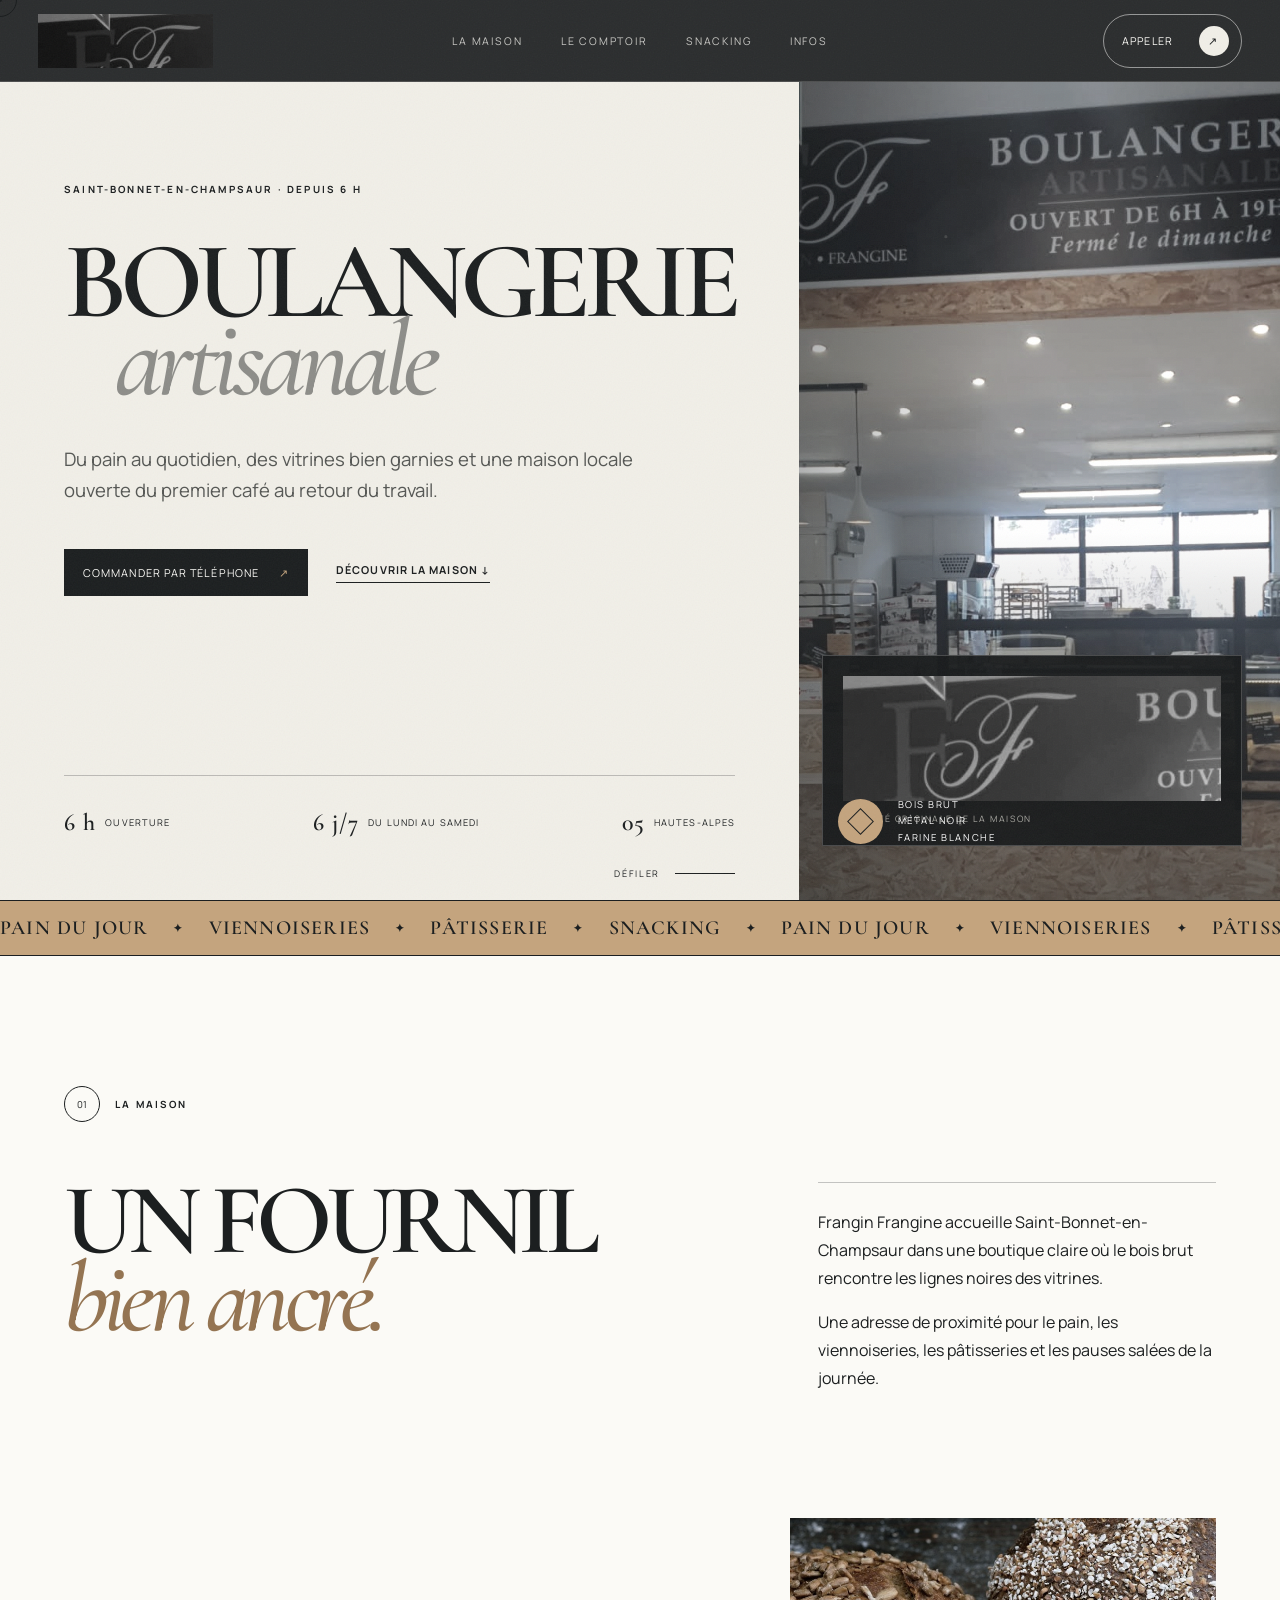
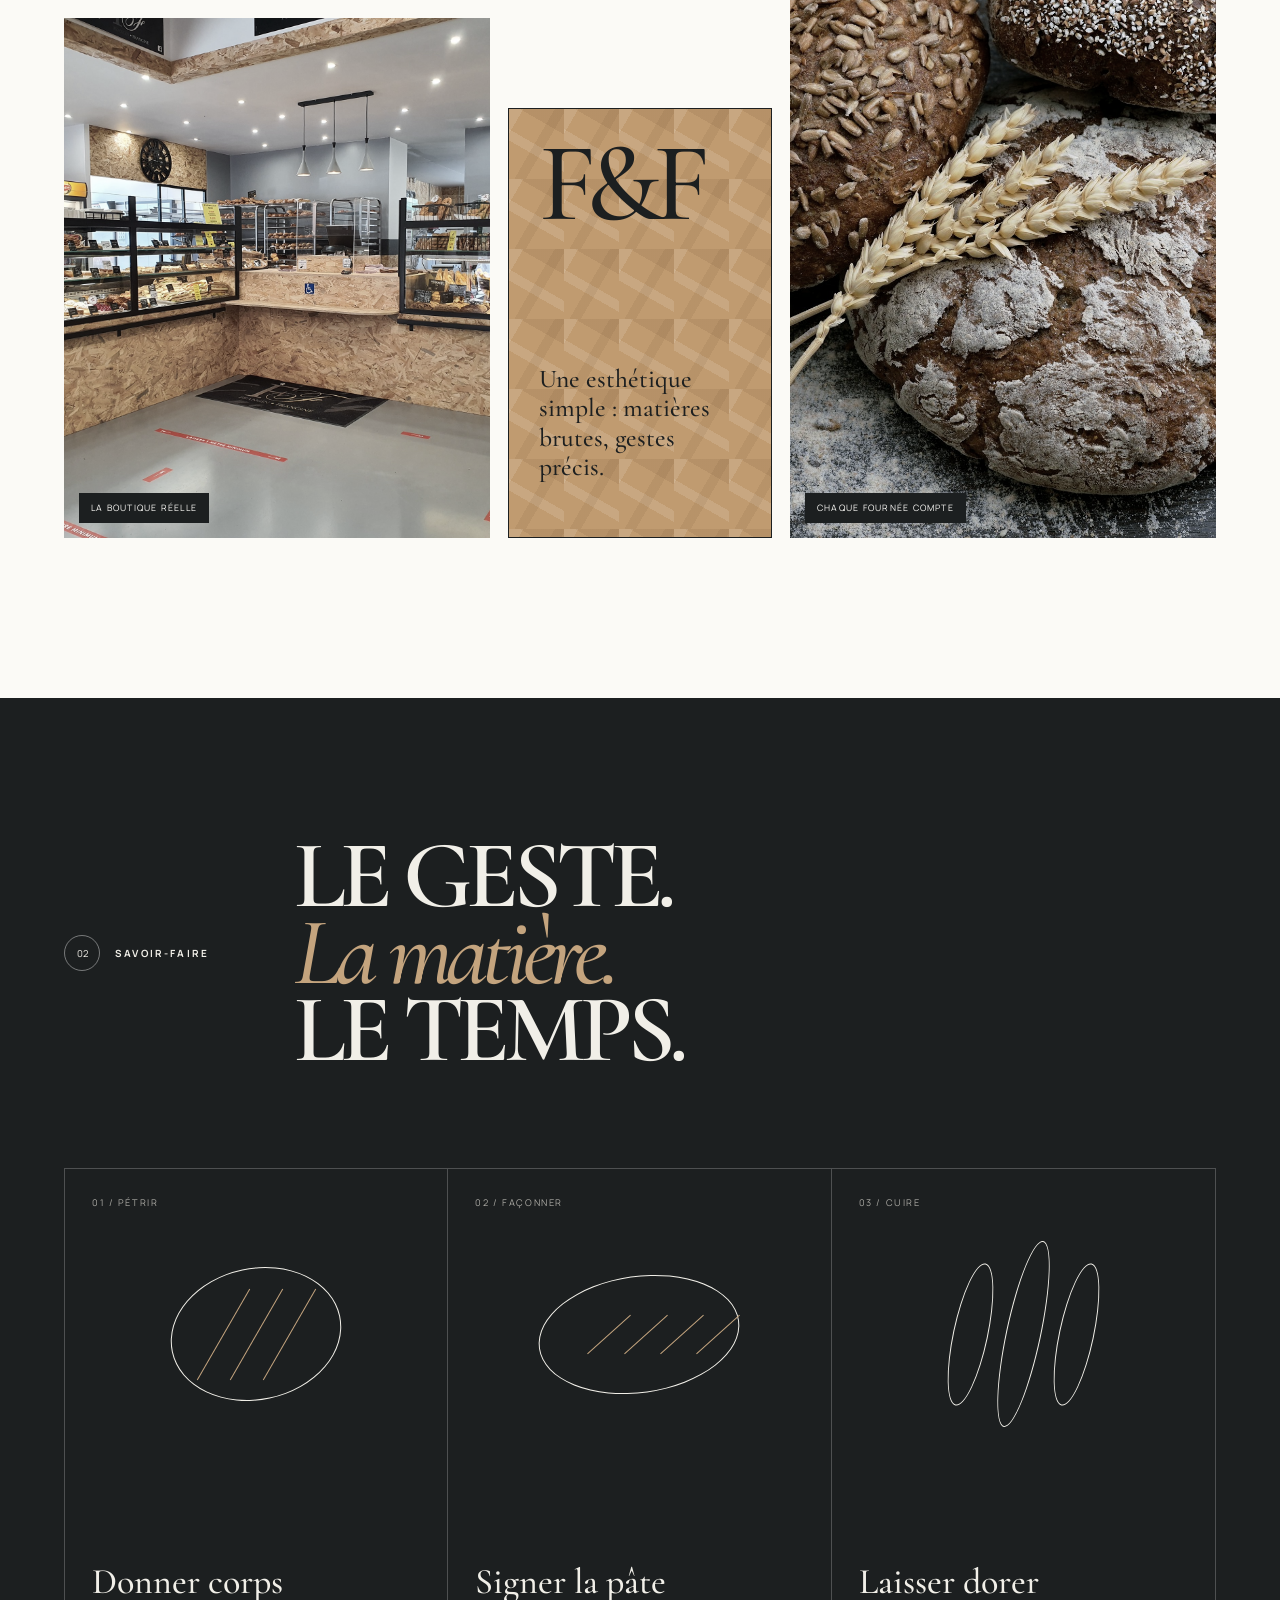
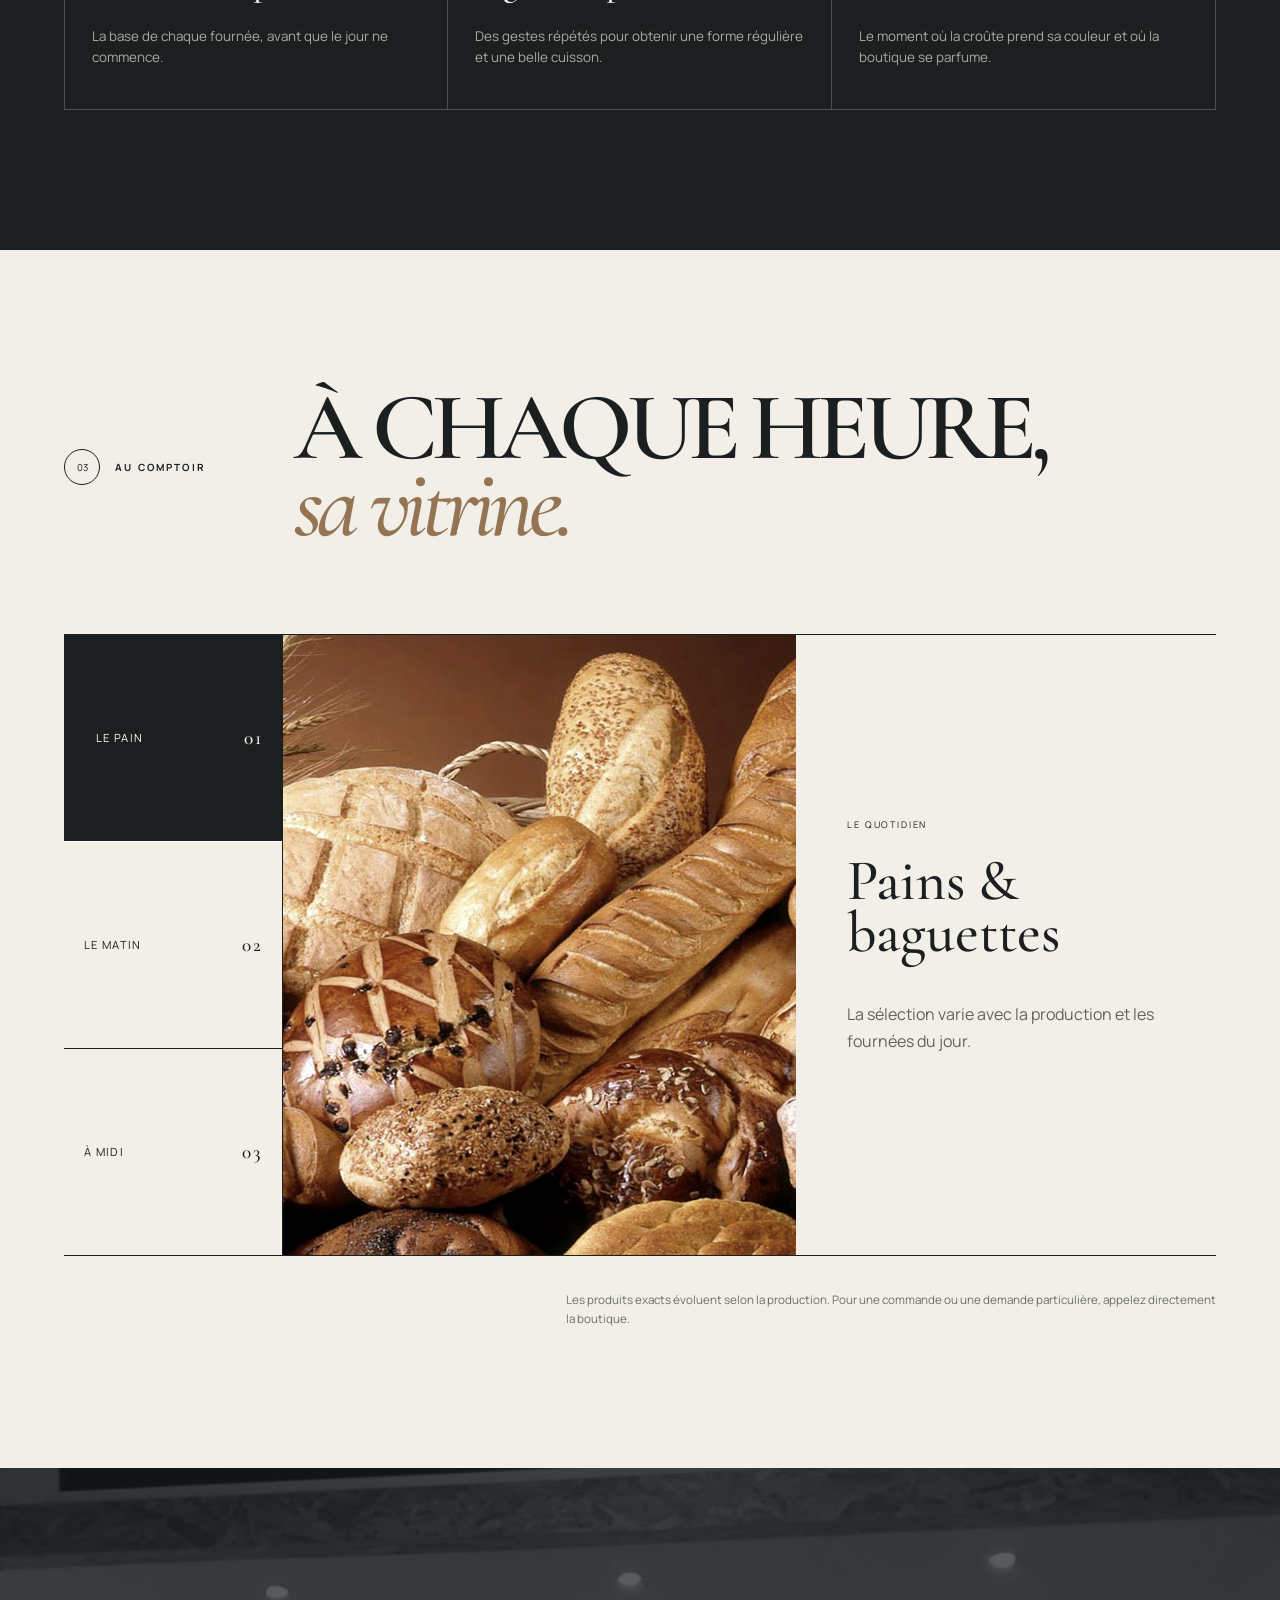
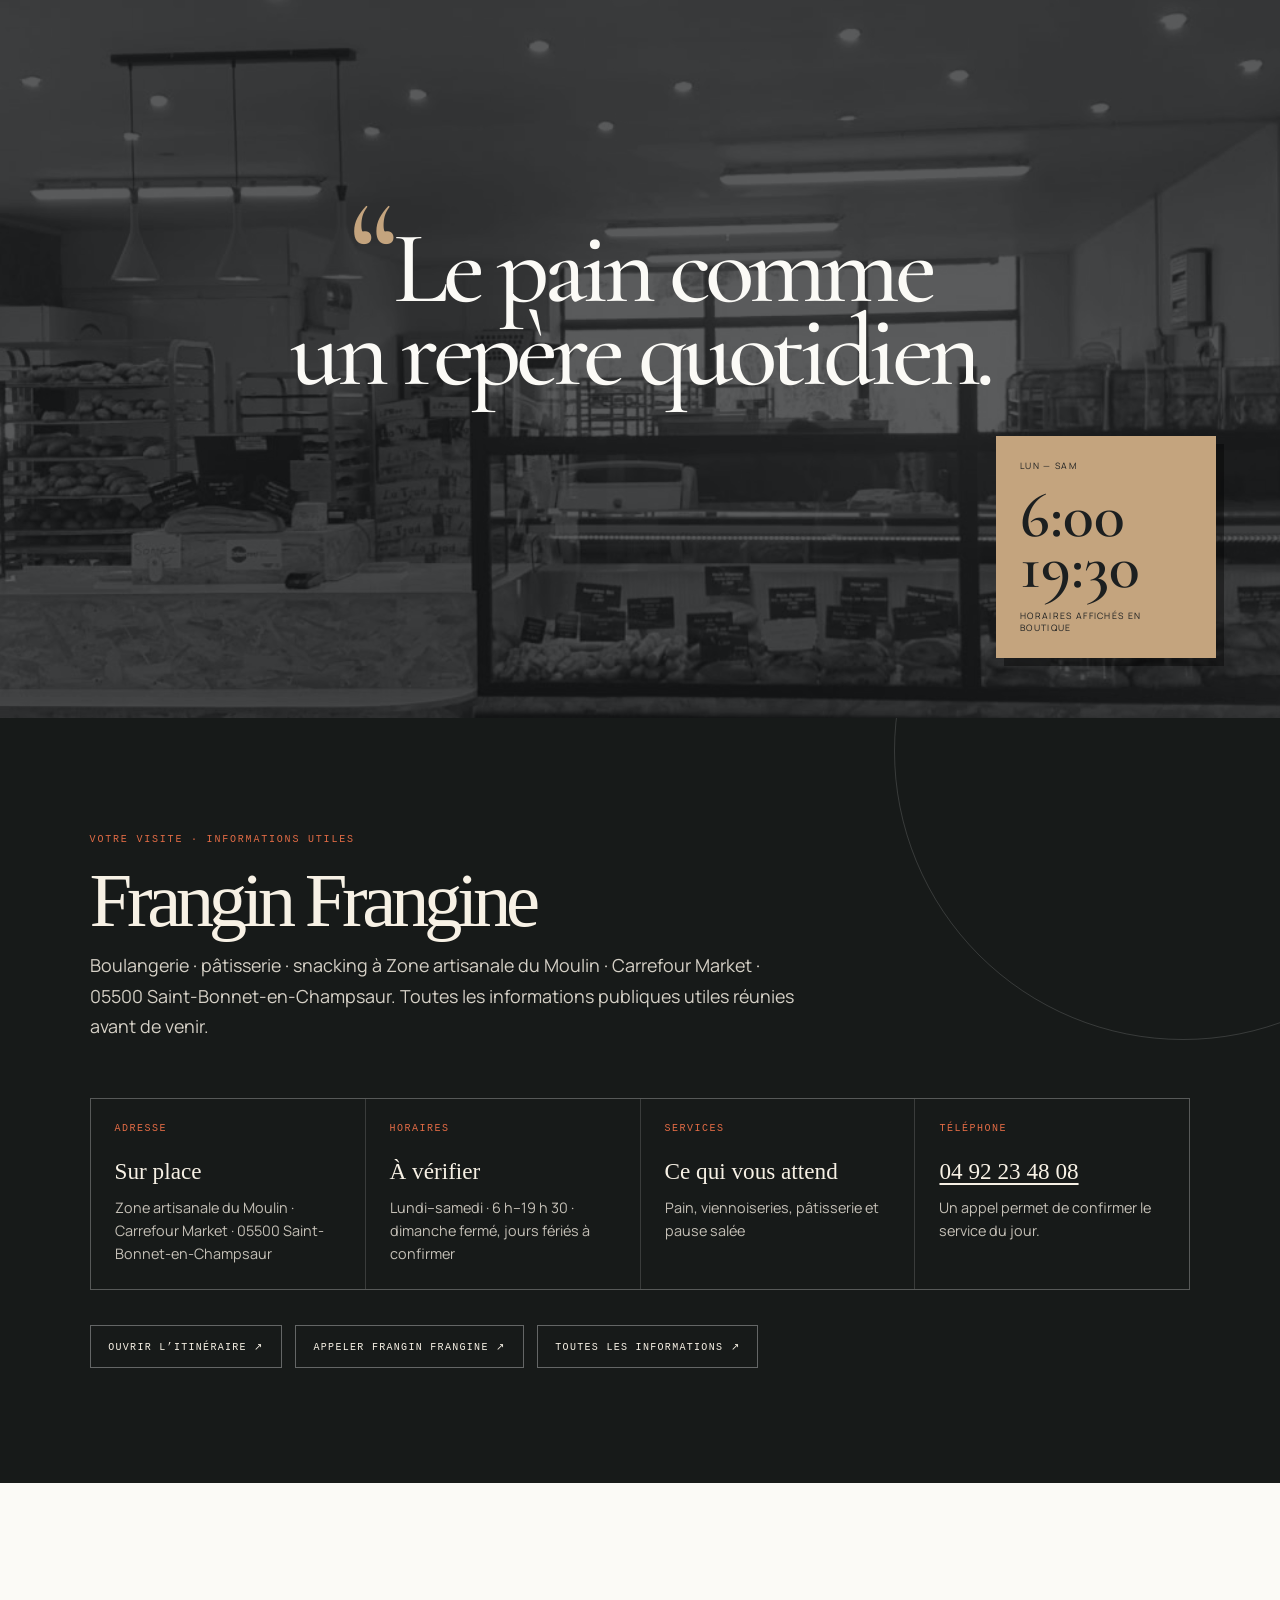
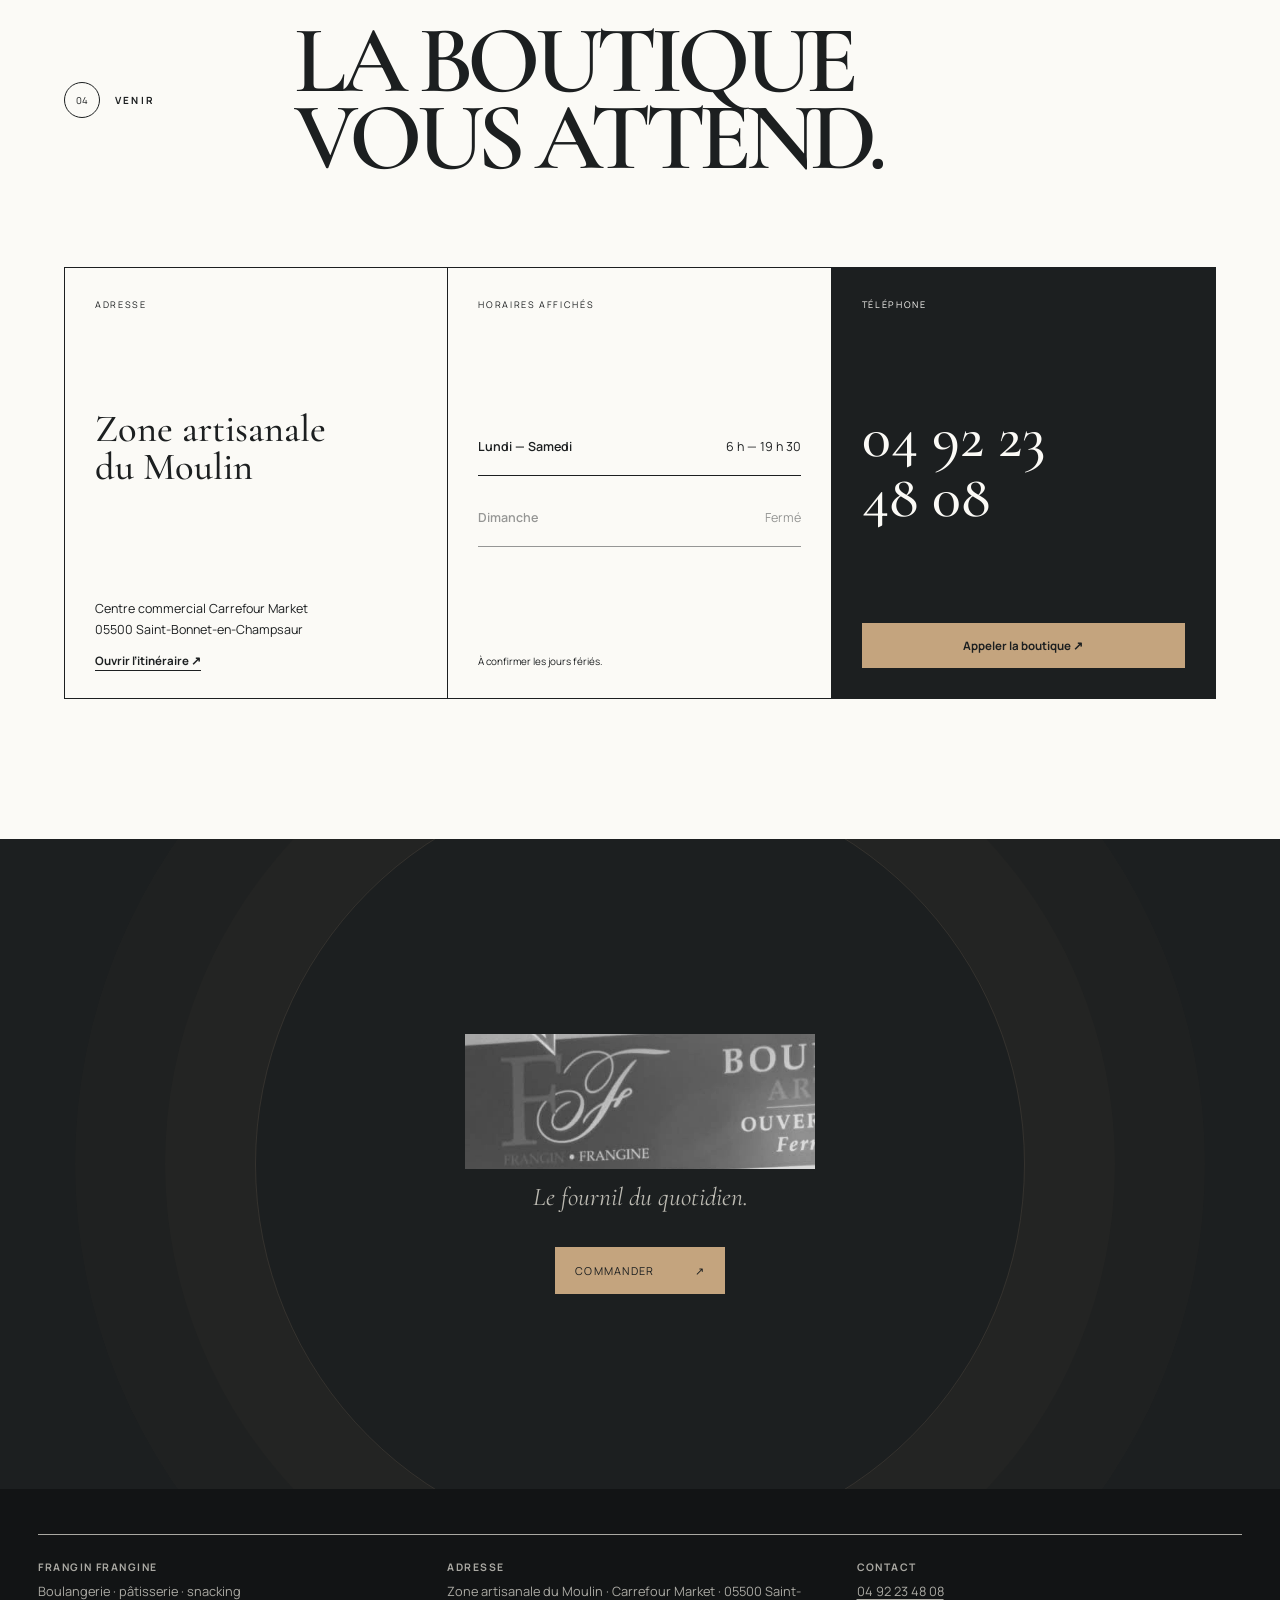
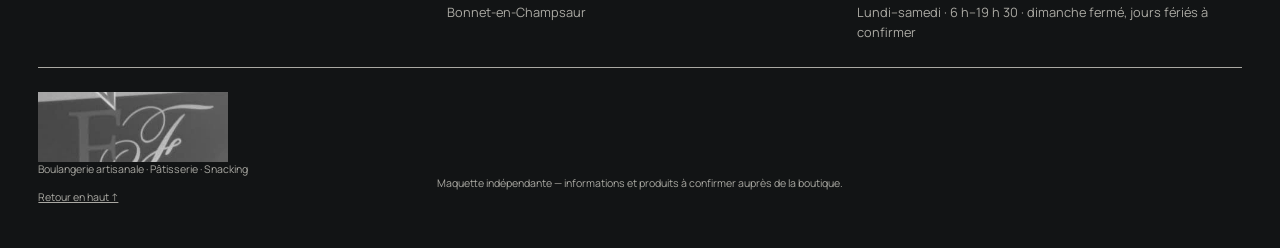
<file: index.html>
<!doctype html>
<html lang="fr">
  <head>
    <meta charset="utf-8" />
    <meta name="viewport" content="width=device-width, initial-scale=1" />
    <meta
      name="description"
      content="Frangin Frangine, boulangerie artisanale, pâtisserie et snacking à Saint-Bonnet-en-Champsaur. Ouvert du lundi au samedi."
    />
    <meta name="theme-color" content="#1e2021" />
    <title>Frangin Frangine — Boulangerie artisanale à Saint-Bonnet</title>
    <link rel="preconnect" href="https://fonts.googleapis.com" />
    <link rel="preconnect" href="https://fonts.gstatic.com" crossorigin />
    <link
      href="https://fonts.googleapis.com/css2?family=Cormorant+Garamond:ital,wght@0,500;0,600;1,500&family=Manrope:wght@400;500;600;700&display=swap"
      rel="stylesheet"
    />
    <link rel="icon" href="assets/frangin-facebook.png" type="image/png" />
    <link rel="stylesheet" href="styles.css?v=6bde2ab" />
    <link rel="stylesheet" href="mobile.css" />
  </head>
  <body>
    <div class="loader" aria-hidden="true">
      <div class="loader-logo brand-image"></div>
      <p>Le fournil s’éveille</p>
      <span></span>
    </div>
    <canvas id="flour" aria-hidden="true"></canvas>
    <div class="texture" aria-hidden="true"></div>
    <div class="cursor" aria-hidden="true"><span></span></div>

    <header class="site-header">
      <a
        class="brand-image header-logo"
        href="#top"
        aria-label="Frangin Frangine, retour en haut"
      ></a>
      <nav aria-label="Navigation principale">
        <a href="la-maison.html">La maison</a>
        <a href="produits.html">Le comptoir</a>
        <a href="snacking.html">Snacking</a>
        <a href="infos-pratiques.html">Infos</a>
      </nav>
      <button class="mobile-toggle" aria-expanded="false">Menu</button>
      <a class="header-call magnetic" href="tel:+33492234808"
        ><span>Appeler</span><i>↗</i></a
      >
    </header>

    <main id="top">
      <section class="hero">
        <div class="hero-copy">
          <p class="eyebrow reveal">Saint-Bonnet-en-Champsaur · Depuis 6 h</p>
          <h1>
            <span class="reveal">Boulangerie</span>
            <em class="reveal">artisanale</em>
          </h1>
          <p class="hero-intro reveal">
            Du pain au quotidien, des vitrines bien garnies et une maison locale
            ouverte du premier café au retour du travail.
          </p>
          <div class="hero-actions reveal">
            <a class="dark-button magnetic" href="tel:+33492234808"
              >Commander par téléphone <span>↗</span></a
            >
            <a class="underlink" href="#maison">Découvrir la maison ↓</a>
          </div>
          <div class="hero-facts reveal">
            <span><b>6 h</b> Ouverture</span>
            <span><b>6 j/7</b> Du lundi au samedi</span>
            <span><b>05</b> Hautes-Alpes</span>
          </div>
        </div>

        <div class="hero-visual">
          <figure class="shop-photo" data-parallax="12">
            <img
              src="assets/frangin-facebook.png"
              alt="Boutique Frangin Frangine avec son enseigne et ses vitrines de boulangerie"
            />
          </figure>
          <div class="logo-card reveal">
            <div
              class="brand-image actual-logo"
              role="img"
              aria-label="Logo Frangin Frangine photographié sur l’enseigne de la boutique"
            ></div>
            <small>Identité originale de la maison</small>
          </div>
          <div class="material-tag reveal">
            <i></i><span>Bois brut<br />Métal noir<br />Farine blanche</span>
          </div>
        </div>
        <a class="hero-scroll" href="#maison" aria-label="Faire défiler"
          ><span>Défiler</span><i></i
        ></a>
      </section>

      <div
        class="marquee"
        aria-label="Pain, viennoiseries, pâtisserie, snacking"
      >
        <div class="marquee-track">
          <span>PAIN DU JOUR</span><i>✦</i><span>VIENNOISERIES</span><i>✦</i
          ><span>PÂTISSERIE</span><i>✦</i><span>SNACKING</span><i>✦</i>
          <span>PAIN DU JOUR</span><i>✦</i><span>VIENNOISERIES</span><i>✦</i
          ><span>PÂTISSERIE</span><i>✦</i><span>SNACKING</span><i>✦</i>
        </div>
      </div>

      <section class="house" id="maison">
        <div class="section-index reveal">
          <span>01</span>
          <p>La maison</p>
        </div>
        <div class="house-copy">
          <p class="display-copy reveal">
            Un fournil<br /><em>bien ancré.</em>
          </p>
          <div class="house-text reveal">
            <p>
              Frangin Frangine accueille Saint-Bonnet-en-Champsaur dans une
              boutique claire où le bois brut rencontre les lignes noires des
              vitrines.
            </p>
            <p>
              Une adresse de proximité pour le pain, les viennoiseries, les
              pâtisseries et les pauses salées de la journée.
            </p>
          </div>
        </div>
        <div class="material-grid" aria-label="L’univers de la boutique">
          <figure class="material-photo first reveal">
            <img
              src="assets/shop.jpg"
              alt="Comptoir et vitrines de la boulangerie Frangin Frangine"
            />
            <figcaption>La boutique réelle</figcaption>
          </figure>
          <div class="osb-card reveal">
            <span>F&amp;F</span>
            <p>Une esthétique simple : matières brutes, gestes précis.</p>
          </div>
          <figure class="material-photo second reveal">
            <img src="assets/bread.jpg" alt="Pains farinés à la croûte dorée" />
            <figcaption>Chaque fournée compte</figcaption>
          </figure>
        </div>
      </section>

      <section class="craft" id="savoir-faire">
        <div class="craft-title">
          <div class="section-index reveal">
            <span>02</span>
            <p>Savoir-faire</p>
          </div>
          <h2 class="reveal">
            Le geste.<br /><em>La matière.</em><br />Le temps.
          </h2>
        </div>
        <div class="craft-rail">
          <article class="craft-step reveal">
            <span>01 / Pétrir</span>
            <div class="line-drawing dough" aria-hidden="true">
              <i></i><i></i><i></i>
            </div>
            <h3>Donner corps</h3>
            <p>La base de chaque fournée, avant que le jour ne commence.</p>
          </article>
          <article class="craft-step reveal">
            <span>02 / Façonner</span>
            <div class="line-drawing scoring" aria-hidden="true">
              <i></i><i></i><i></i><i></i>
            </div>
            <h3>Signer la pâte</h3>
            <p>
              Des gestes répétés pour obtenir une forme régulière et une belle
              cuisson.
            </p>
          </article>
          <article class="craft-step reveal">
            <span>03 / Cuire</span>
            <div class="line-drawing heat" aria-hidden="true">
              <i></i><i></i><i></i>
            </div>
            <h3>Laisser dorer</h3>
            <p>
              Le moment où la croûte prend sa couleur et où la boutique se
              parfume.
            </p>
          </article>
        </div>
      </section>

      <section class="counter" id="comptoir">
        <div class="counter-heading">
          <div class="section-index reveal">
            <span>03</span>
            <p>Au comptoir</p>
          </div>
          <h2 class="reveal">À chaque heure,<br /><em>sa vitrine.</em></h2>
        </div>
        <div class="product-stage">
          <div
            class="product-tabs"
            role="tablist"
            aria-label="Produits de la boulangerie"
          >
            <button
              class="active"
              data-target="bread"
              role="tab"
              aria-selected="true"
            >
              Le pain <span>01</span>
            </button>
            <button data-target="morning" role="tab" aria-selected="false">
              Le matin <span>02</span>
            </button>
            <button data-target="lunch" role="tab" aria-selected="false">
              À midi <span>03</span>
            </button>
          </div>
          <div class="product-scenes">
            <article class="product-scene active" data-scene="bread">
              <figure>
                <img
                  src="assets/pastry.jpg"
                  alt="Assortiment de pains boulangers"
                />
              </figure>
              <div>
                <span>Le quotidien</span>
                <h3>Pains &amp; baguettes</h3>
                <p>
                  La sélection varie avec la production et les fournées du jour.
                </p>
              </div>
            </article>
            <article class="product-scene" data-scene="morning">
              <figure>
                <img
                  src="assets/croissants.jpg"
                  alt="Croissants dorés saupoudrés de farine"
                />
              </figure>
              <div>
                <span>Le matin</span>
                <h3>Viennoiseries</h3>
                <p>
                  Pour accompagner le premier café ou repartir avec le
                  petit-déjeuner.
                </p>
              </div>
            </article>
            <article class="product-scene" data-scene="lunch">
              <figure>
                <img
                  src="assets/baguettes.jpg"
                  alt="Pain tranché pour une pause déjeuner"
                />
              </figure>
              <div>
                <span>La pause</span>
                <h3>Snacking</h3>
                <p>
                  Sandwichs et propositions salées disponibles selon le
                  comptoir.
                </p>
              </div>
            </article>
          </div>
        </div>
        <p class="availability reveal">
          Les produits exacts évoluent selon la production. Pour une commande ou
          une demande particulière, appelez directement la boutique.
        </p>
      </section>

      <section class="quote-section">
        <div class="quote-photo">
          <img
            src="assets/frangin-facebook.png"
            alt="Vitrines et espace de production de Frangin Frangine"
          />
        </div>
        <blockquote class="reveal">
          <span>“</span>Le pain comme<br />un repère quotidien.
        </blockquote>
        <div class="floating-hours reveal">
          <span>Lun — Sam</span><strong>6:00<br />19:30</strong
          ><small>Horaires affichés en boutique</small>
        </div>
      </section>

      <section class="visit" id="venir">
        <div class="visit-title reveal">
          <div class="section-index">
            <span>04</span>
            <p>Venir</p>
          </div>
          <h2>La boutique<br />vous attend.</h2>
        </div>
        <div class="visit-grid">
          <article class="visit-card reveal">
            <span>Adresse</span>
            <h3>Zone artisanale<br />du Moulin</h3>
            <p>
              Centre commercial Carrefour Market<br />05500
              Saint-Bonnet-en-Champsaur
            </p>
            <a
              href="https://www.google.com/maps/search/?api=1&query=Frangin+Frangine+Saint+Bonnet+Champsaur"
              target="_blank"
              rel="noopener"
              >Ouvrir l’itinéraire ↗</a
            >
          </article>
          <article class="visit-card reveal">
            <span>Horaires affichés</span>
            <div class="schedule">
              <p><b>Lundi — Samedi</b><i>6 h — 19 h 30</i></p>
              <p class="closed"><b>Dimanche</b><i>Fermé</i></p>
            </div>
            <small>À confirmer les jours fériés.</small>
          </article>
          <article class="visit-card phone-card reveal">
            <span>Téléphone</span>
            <h3>04 92 23<br />48 08</h3>
            <a class="magnetic" href="tel:+33492234808"
              >Appeler la boutique ↗</a
            >
          </article>
        </div>
      </section>

      <section class="closing">
        <div
          class="closing-logo brand-image"
          role="img"
          aria-label="Logo Frangin Frangine"
        ></div>
        <p>Le fournil du quotidien.</p>
        <a class="magnetic" href="tel:+33492234808">Commander <span>↗</span></a>
      </section>
    </main>

    <footer>
      <div
        class="brand-image footer-logo"
        role="img"
        aria-label="Logo Frangin Frangine"
      ></div>
      <p>Boulangerie artisanale · Pâtisserie · Snacking</p>
      <p class="legal">
        Maquette indépendante — informations et produits à confirmer auprès de
        la boutique.
      </p>
      <a href="#top">Retour en haut ↑</a>
    </footer>
    <script src="app.js"></script>
<script src="site-enhance.js"></script>
</body>
</html>
</file>
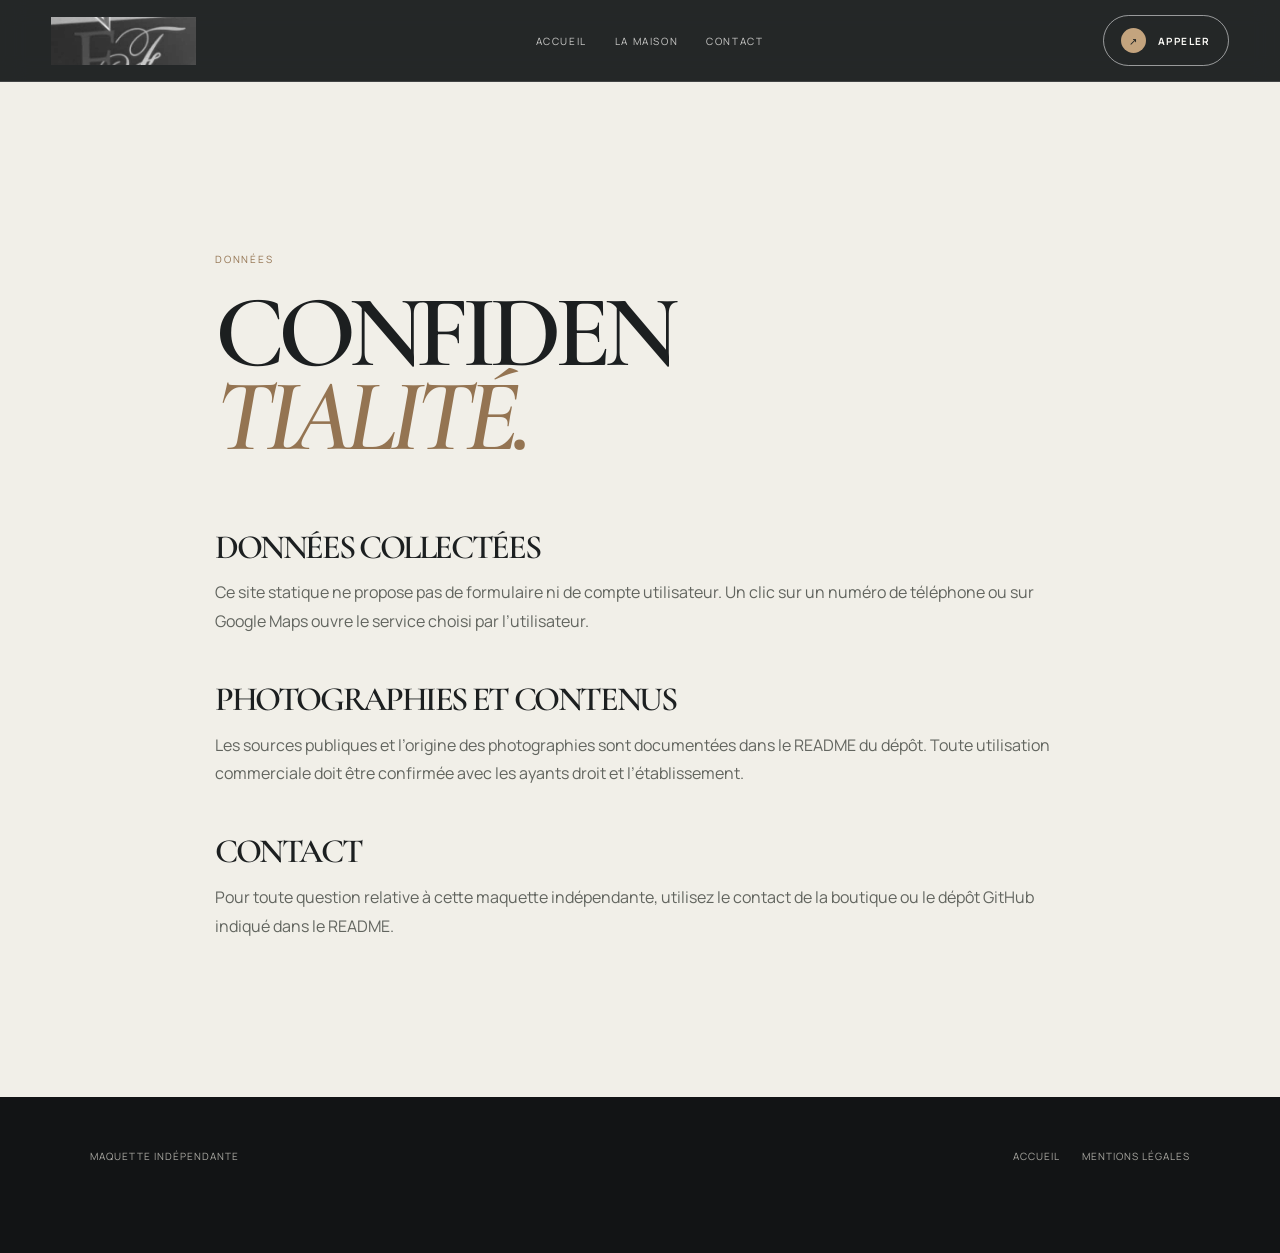
<file: confidentialite.html>
<!doctype html><html lang="fr"><head><meta charset="utf-8"><meta name="viewport" content="width=device-width,initial-scale=1"><title>Confidentialité — Frangin Frangine</title><link rel="preconnect" href="https://fonts.googleapis.com"><link rel="preconnect" href="https://fonts.gstatic.com" crossorigin><link href="https://fonts.googleapis.com/css2?family=Cormorant+Garamond:ital,wght@0,500;0,600;1,500&family=Manrope:wght@400;500;600;700&display=swap" rel="stylesheet"><link rel="stylesheet" href="pages.css"></head><body><header class="inner-header"><a class="brand-image" href="index.html" aria-label="Accueil"></a><nav><a href="index.html">Accueil</a><a href="la-maison.html">La maison</a><a href="contact.html">Contact</a></nav><button class="mobile-toggle" aria-expanded="false">Menu</button><a class="call-pill" href="tel:+33492234808"><span>↗</span><b>Appeler</b></a></header><main class="inner-main"><section class="section" style="padding-top:170px"><div class="legal"><div class="section-label">Données</div><h1>Confiden<br><em style="font-style:italic;color:var(--wood-dark)">tialité.</em></h1><h2>Données collectées</h2><p>Ce site statique ne propose pas de formulaire ni de compte utilisateur. Un clic sur un numéro de téléphone ou sur Google Maps ouvre le service choisi par l’utilisateur.</p><h2>Photographies et contenus</h2><p>Les sources publiques et l’origine des photographies sont documentées dans le README du dépôt. Toute utilisation commerciale doit être confirmée avec les ayants droit et l’établissement.</p><h2>Contact</h2><p>Pour toute question relative à cette maquette indépendante, utilisez le <a href="contact.html">contact de la boutique</a> ou le dépôt GitHub indiqué dans le README.</p></div></section></main><footer class="inner-footer"><span>Maquette indépendante</span><nav><a href="index.html">Accueil</a><a href="mentions-legales.html">Mentions légales</a></nav></footer><script src="pages.js"></script></body></html>
</file>
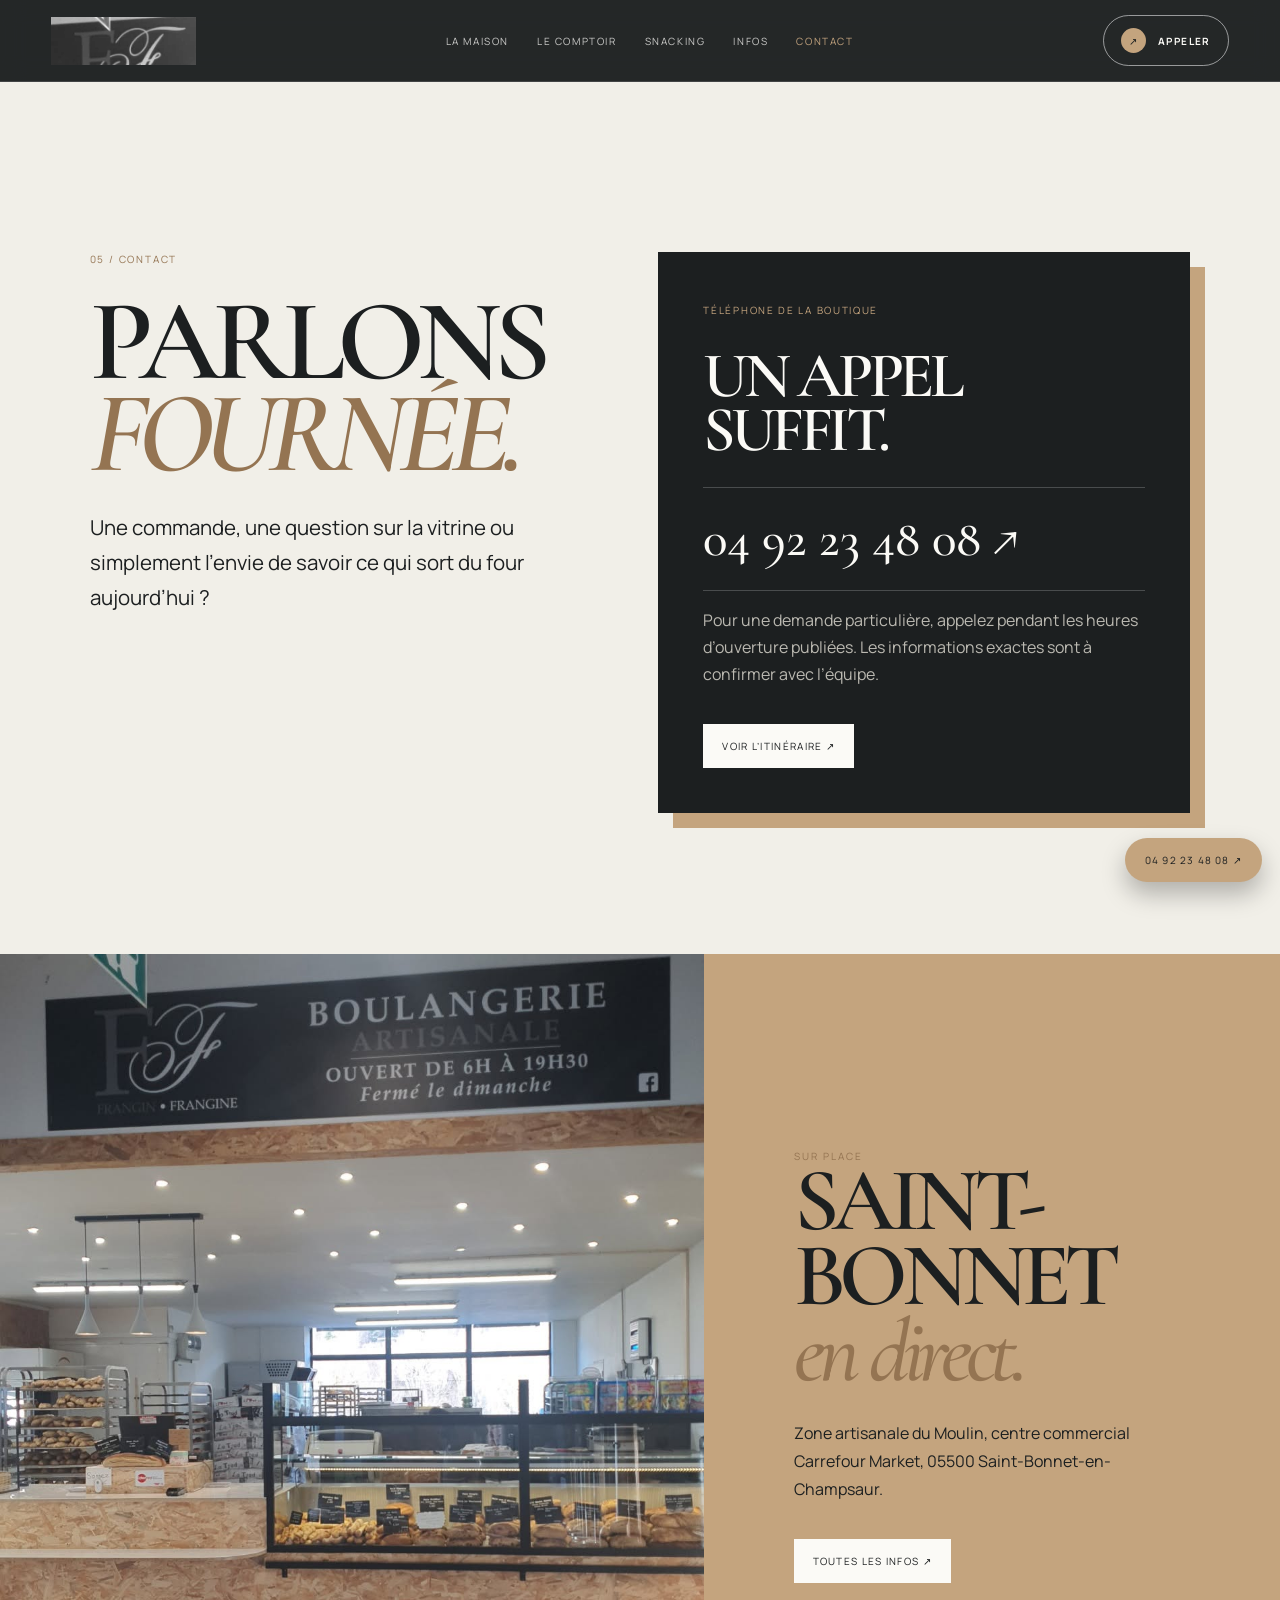
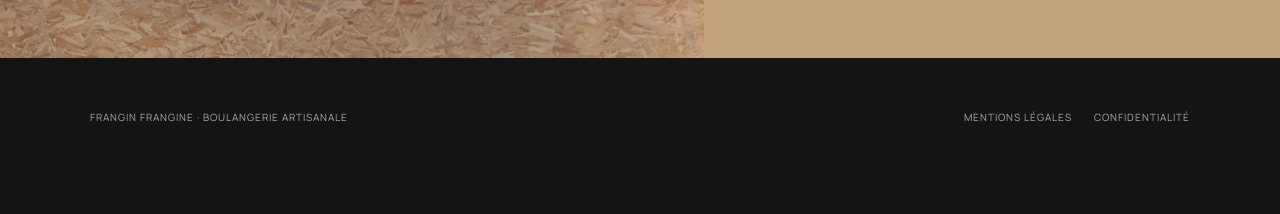
<file: contact.html>
<!doctype html><html lang="fr"><head><meta charset="utf-8"><meta name="viewport" content="width=device-width,initial-scale=1"><meta name="description" content="Contacter Frangin Frangine, boulangerie à Saint-Bonnet-en-Champsaur."><title>Contact — Frangin Frangine</title><link rel="preconnect" href="https://fonts.googleapis.com"><link rel="preconnect" href="https://fonts.gstatic.com" crossorigin><link href="https://fonts.googleapis.com/css2?family=Cormorant+Garamond:ital,wght@0,500;0,600;1,500&family=Manrope:wght@400;500;600;700&display=swap" rel="stylesheet"><link rel="stylesheet" href="pages.css"></head><body><header class="inner-header"><a class="brand-image" href="index.html" aria-label="Accueil Frangin Frangine"></a><nav><a href="la-maison.html">La maison</a><a href="produits.html">Le comptoir</a><a href="snacking.html">Snacking</a><a href="infos-pratiques.html">Infos</a><a href="contact.html" aria-current="page">Contact</a></nav><button class="mobile-toggle" aria-expanded="false">Menu</button><a class="call-pill" href="tel:+33492234808"><span>↗</span><b>Appeler</b></a></header><main class="inner-main"><section class="section" style="padding-top:170px"><div class="section-grid"><div><div class="section-label">05 / Contact</div><h1 style="font:600 clamp(62px,9vw,145px)/.8 var(--serif);letter-spacing:-.07em;text-transform:uppercase;margin:30px 0">Parlons<br><em style="font-style:italic;color:var(--wood-dark)">fournée.</em></h1><p class="lead">Une commande, une question sur la vitrine ou simplement l’envie de savoir ce qui sort du four aujourd’hui ?</p></div><div class="contact-card"><span class="label">Téléphone de la boutique</span><h2>Un appel<br>suffit.</h2><a class="big" href="tel:+33492234808">04 92 23 48 08 ↗</a><p>Pour une demande particulière, appelez pendant les heures d’ouverture publiées. Les informations exactes sont à confirmer avec l’équipe.</p><a class="button light" href="https://www.google.com/maps/search/?api=1&query=Frangin+Frangine+Saint+Bonnet+Champsaur" target="_blank" rel="noopener">Voir l’itinéraire ↗</a></div></div></section><section class="photo-band"><figure><img src="assets/frangin-facebook.png" alt="Enseigne Frangin Frangine"></figure><div class="photo-band-copy"><div class="kicker">Sur place</div><h2>Saint-Bonnet<br><em>en direct.</em></h2><p>Zone artisanale du Moulin, centre commercial Carrefour Market, 05500 Saint-Bonnet-en-Champsaur.</p><a class="button light" href="infos-pratiques.html">Toutes les infos ↗</a></div></section></main><footer class="inner-footer"><span>Frangin Frangine · Boulangerie artisanale</span><nav><a href="mentions-legales.html">Mentions légales</a><a href="confidentialite.html">Confidentialité</a></nav></footer><a class="sticky-call" href="tel:+33492234808">04 92 23 48 08 ↗</a><script src="pages.js"></script></body></html>
</file>
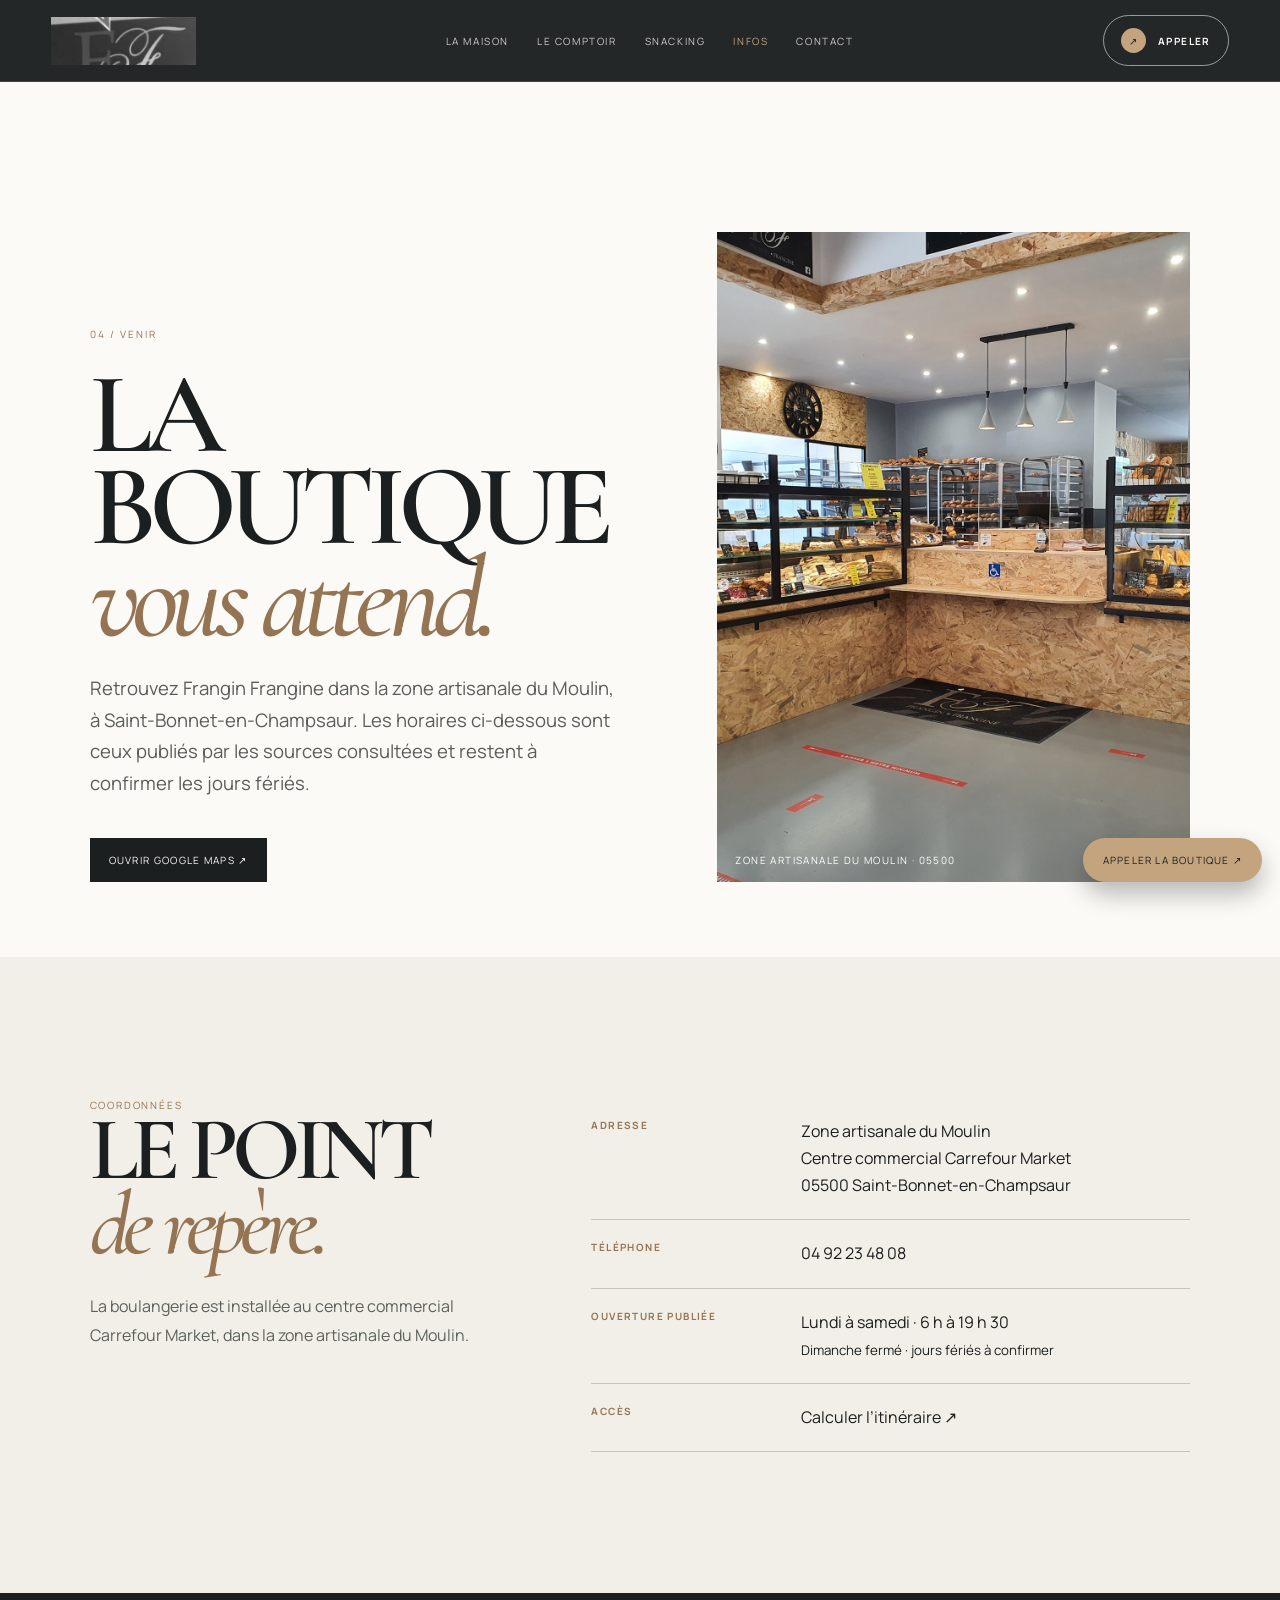
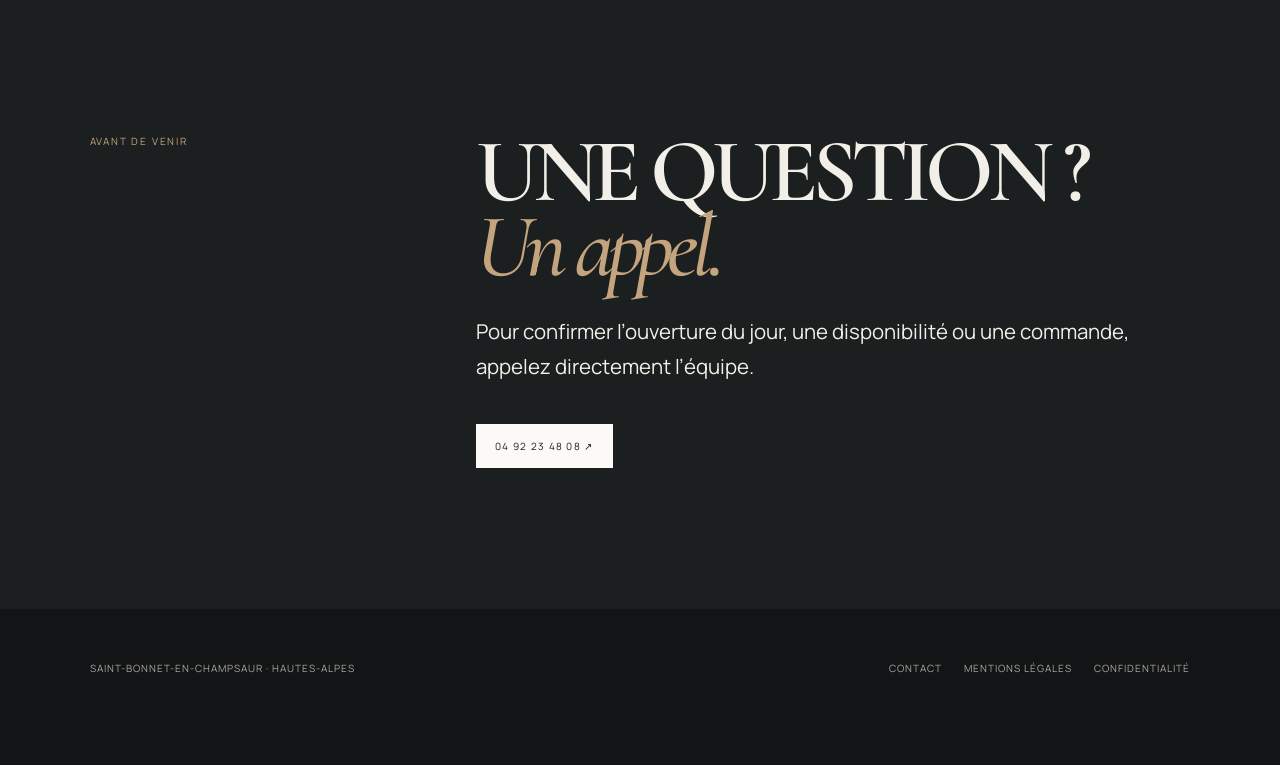
<file: infos-pratiques.html>
<!doctype html><html lang="fr"><head><meta charset="utf-8"><meta name="viewport" content="width=device-width,initial-scale=1"><meta name="description" content="Adresse, horaires et itinéraire de Frangin Frangine à Saint-Bonnet-en-Champsaur."><title>Infos pratiques — Frangin Frangine</title><link rel="preconnect" href="https://fonts.googleapis.com"><link rel="preconnect" href="https://fonts.gstatic.com" crossorigin><link href="https://fonts.googleapis.com/css2?family=Cormorant+Garamond:ital,wght@0,500;0,600;1,500&family=Manrope:wght@400;500;600;700&display=swap" rel="stylesheet"><link rel="stylesheet" href="pages.css"></head><body><header class="inner-header"><a class="brand-image" href="index.html" aria-label="Accueil Frangin Frangine"></a><nav><a href="la-maison.html">La maison</a><a href="produits.html">Le comptoir</a><a href="snacking.html">Snacking</a><a href="infos-pratiques.html" aria-current="page">Infos</a><a href="contact.html">Contact</a></nav><button class="mobile-toggle" aria-expanded="false">Menu</button><a class="call-pill" href="tel:+33492234808"><span>↗</span><b>Appeler</b></a></header><main class="inner-main"><section class="inner-hero"><div><div class="kicker">04 / Venir</div><h1>La boutique<br><em>vous attend.</em></h1><p>Retrouvez Frangin Frangine dans la zone artisanale du Moulin, à Saint-Bonnet-en-Champsaur. Les horaires ci-dessous sont ceux publiés par les sources consultées et restent à confirmer les jours fériés.</p><a class="button" href="https://www.google.com/maps/search/?api=1&query=Frangin+Frangine+Saint+Bonnet+Champsaur" target="_blank" rel="noopener">Ouvrir Google Maps ↗</a></div><figure class="hero-image"><img src="assets/shop.jpg" alt="Façade et comptoir Frangin Frangine"><figcaption class="caption">Zone artisanale du Moulin · 05500</figcaption></figure></section><section class="section"><div class="info-grid"><div><div class="section-label">Coordonnées</div><h2>Le point<br><em>de repère.</em></h2><p class="copy">La boulangerie est installée au centre commercial Carrefour Market, dans la zone artisanale du Moulin.</p></div><table class="info-table"><tr><th>Adresse</th><td>Zone artisanale du Moulin<br>Centre commercial Carrefour Market<br>05500 Saint-Bonnet-en-Champsaur</td></tr><tr><th>Téléphone</th><td><a href="tel:+33492234808">04 92 23 48 08</a></td></tr><tr><th>Ouverture publiée</th><td>Lundi à samedi · 6 h à 19 h 30<br><small>Dimanche fermé · jours fériés à confirmer</small></td></tr><tr><th>Accès</th><td><a href="https://www.google.com/maps/search/?api=1&query=Frangin+Frangine+Saint+Bonnet+Champsaur" target="_blank" rel="noopener">Calculer l’itinéraire ↗</a></td></tr></table></div></section><section class="section dark"><div class="section-grid"><div class="section-label">Avant de venir</div><div><h2>Une question ?<br><em>Un appel.</em></h2><p class="lead">Pour confirmer l’ouverture du jour, une disponibilité ou une commande, appelez directement l’équipe.</p><a class="button light" href="tel:+33492234808">04 92 23 48 08 ↗</a></div></div></section></main><footer class="inner-footer"><span>Saint-Bonnet-en-Champsaur · Hautes-Alpes</span><nav><a href="contact.html">Contact</a><a href="mentions-legales.html">Mentions légales</a><a href="confidentialite.html">Confidentialité</a></nav></footer><a class="sticky-call" href="tel:+33492234808">Appeler la boutique ↗</a><script src="pages.js"></script></body></html>
</file>
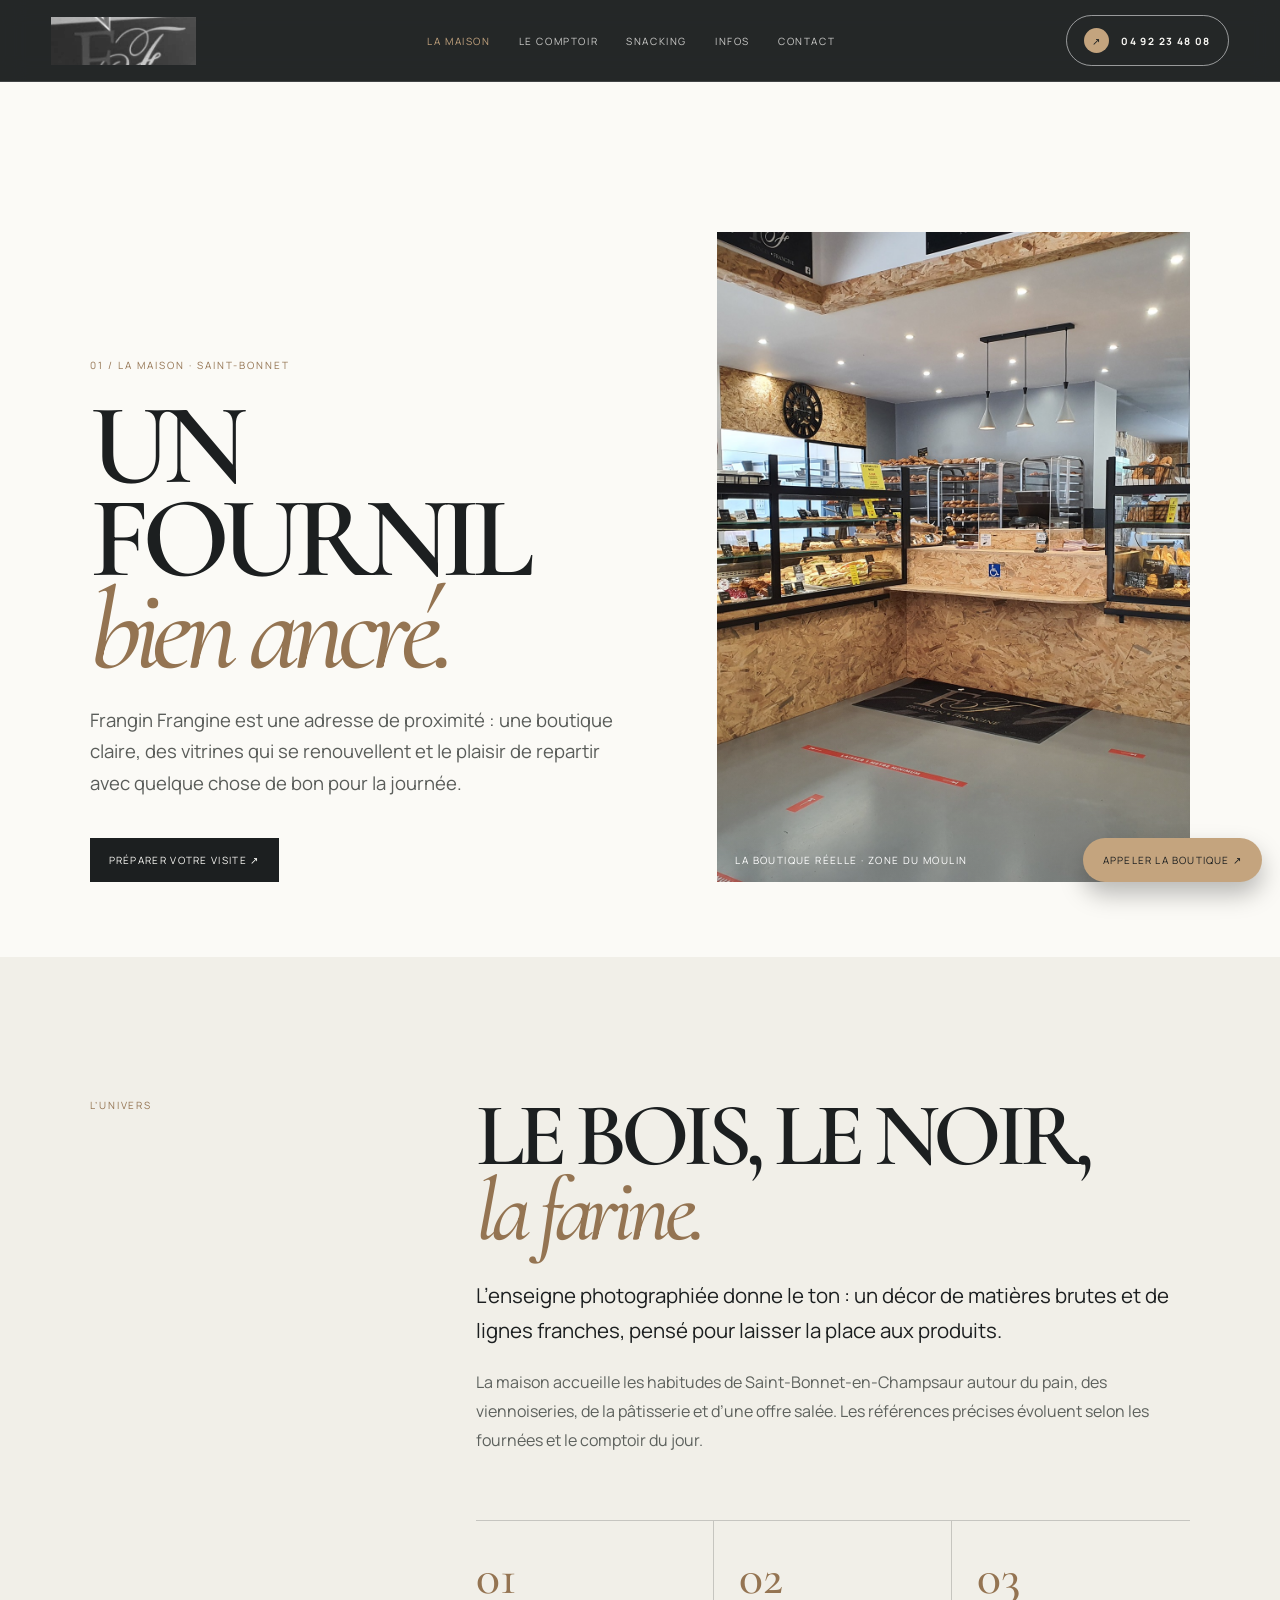
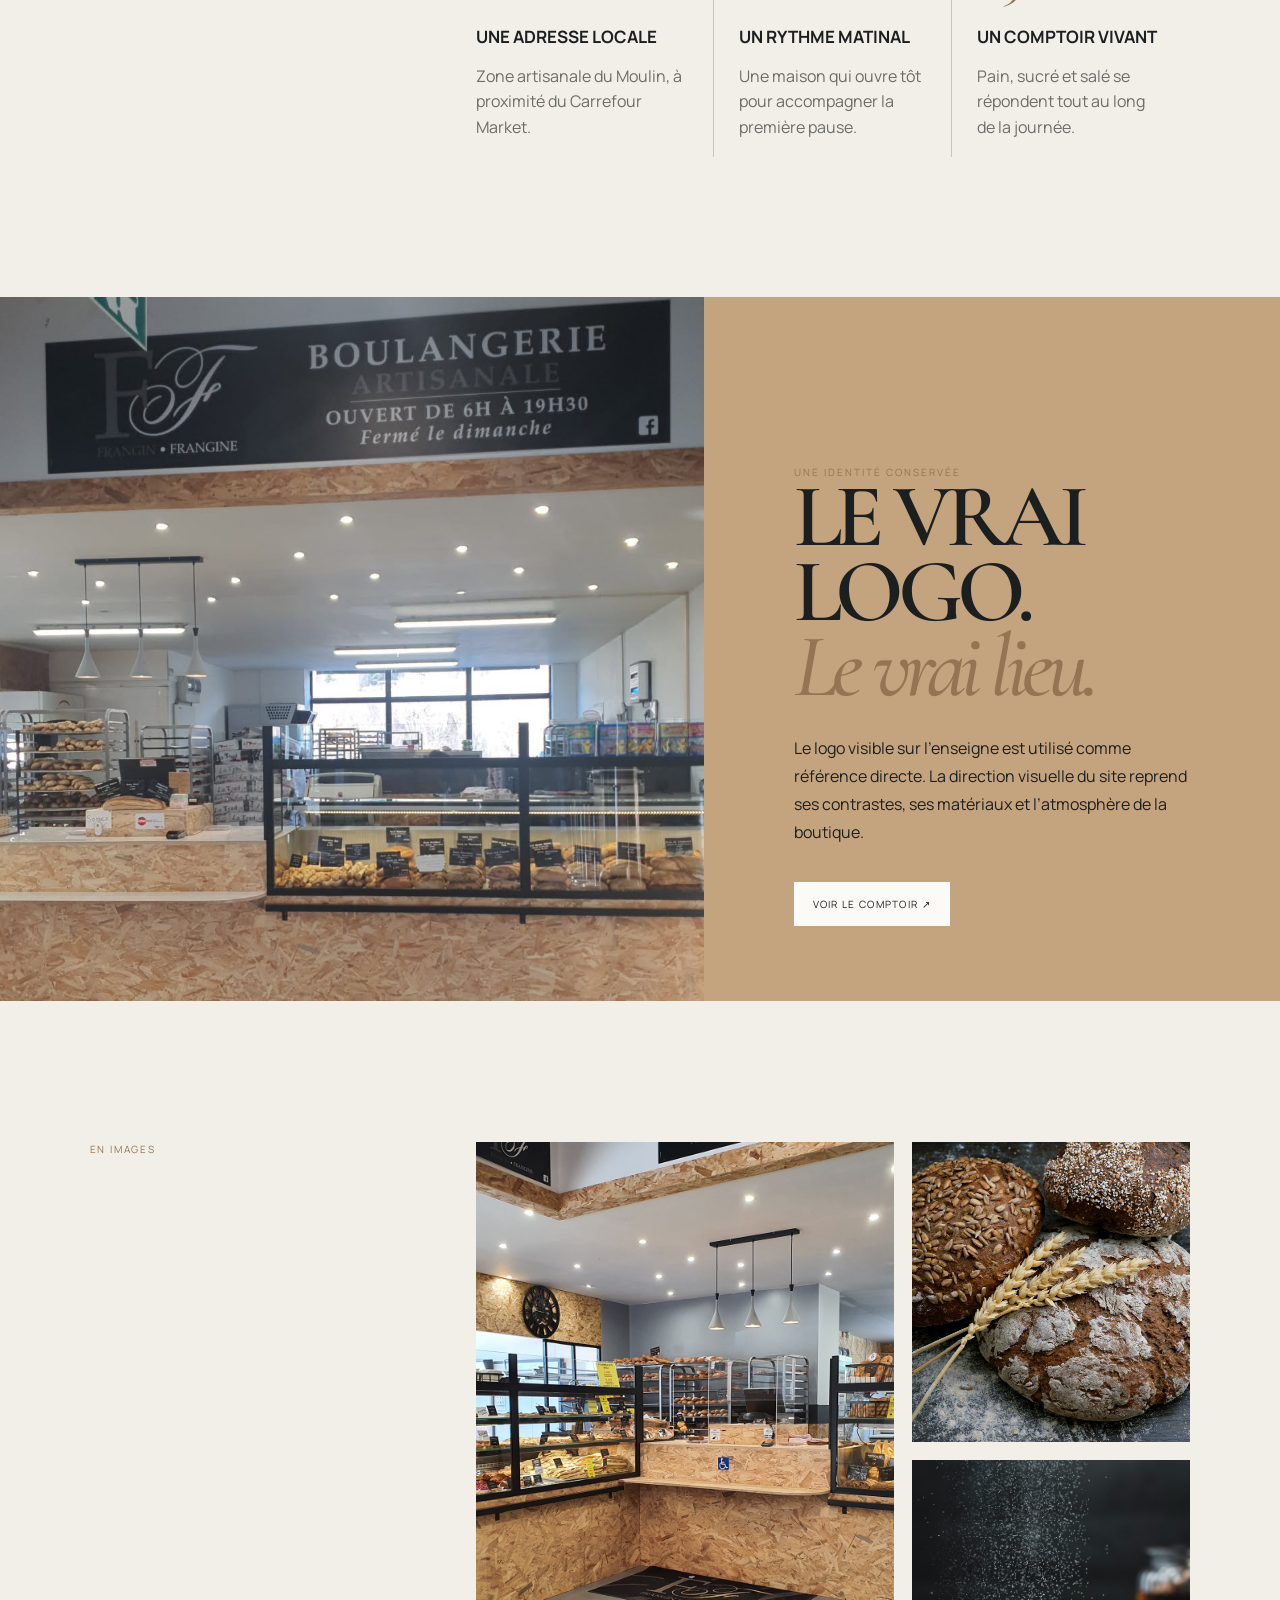
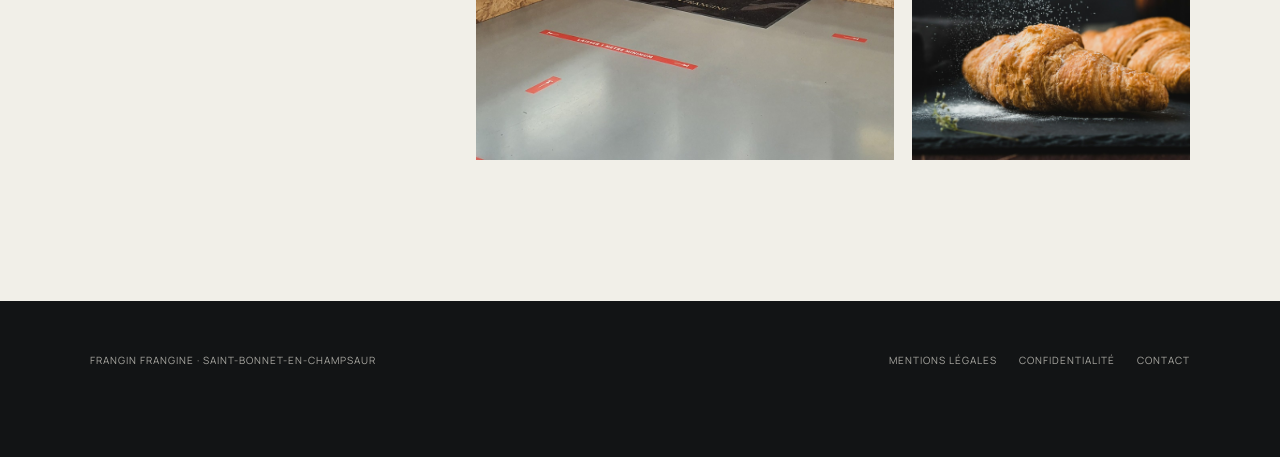
<file: la-maison.html>
<!doctype html><html lang="fr"><head><meta charset="utf-8"><meta name="viewport" content="width=device-width,initial-scale=1"><meta name="description" content="La maison Frangin Frangine, boulangerie-pâtisserie et snacking à Saint-Bonnet-en-Champsaur."><title>La maison — Frangin Frangine</title><link rel="preconnect" href="https://fonts.googleapis.com"><link rel="preconnect" href="https://fonts.gstatic.com" crossorigin><link href="https://fonts.googleapis.com/css2?family=Cormorant+Garamond:ital,wght@0,500;0,600;1,500&family=Manrope:wght@400;500;600;700&display=swap" rel="stylesheet"><link rel="stylesheet" href="pages.css"></head><body><header class="inner-header"><a class="brand-image" href="index.html" aria-label="Accueil Frangin Frangine"></a><nav><a href="la-maison.html" aria-current="page">La maison</a><a href="produits.html">Le comptoir</a><a href="snacking.html">Snacking</a><a href="infos-pratiques.html">Infos</a><a href="contact.html">Contact</a></nav><button class="mobile-toggle" aria-expanded="false">Menu</button><a class="call-pill" href="tel:+33492234808"><span>↗</span><b>04 92 23 48 08</b></a></header><main class="inner-main"><section class="inner-hero"><div><div class="kicker">01 / La maison · Saint-Bonnet</div><h1>Un fournil<br><em>bien ancré.</em></h1><p>Frangin Frangine est une adresse de proximité : une boutique claire, des vitrines qui se renouvellent et le plaisir de repartir avec quelque chose de bon pour la journée.</p><a class="button" href="contact.html">Préparer votre visite ↗</a></div><figure class="hero-image"><img src="assets/shop.jpg" alt="Boutique Frangin Frangine dans la zone artisanale du Moulin"><figcaption class="caption">La boutique réelle · Zone du Moulin</figcaption></figure></section><section class="section"><div class="section-grid"><div class="section-label">L’univers</div><div><h2>Le bois, le noir,<br><em>la farine.</em></h2><p class="lead">L’enseigne photographiée donne le ton : un décor de matières brutes et de lignes franches, pensé pour laisser la place aux produits.</p><p class="copy">La maison accueille les habitudes de Saint-Bonnet-en-Champsaur autour du pain, des viennoiseries, de la pâtisserie et d’une offre salée. Les références précises évoluent selon les fournées et le comptoir du jour.</p><div class="facts"><div class="fact"><b>01</b><h3>Une adresse locale</h3><p>Zone artisanale du Moulin, à proximité du Carrefour Market.</p></div><div class="fact"><b>02</b><h3>Un rythme matinal</h3><p>Une maison qui ouvre tôt pour accompagner la première pause.</p></div><div class="fact"><b>03</b><h3>Un comptoir vivant</h3><p>Pain, sucré et salé se répondent tout au long de la journée.</p></div></div></div></div></section><section class="photo-band"><figure><img src="assets/frangin-facebook.png" alt="Enseigne et intérieur réel de Frangin Frangine"></figure><div class="photo-band-copy"><div class="kicker">Une identité conservée</div><h2>Le vrai logo.<br><em>Le vrai lieu.</em></h2><p>Le logo visible sur l’enseigne est utilisé comme référence directe. La direction visuelle du site reprend ses contrastes, ses matériaux et l’atmosphère de la boutique.</p><a class="button light" href="produits.html">Voir le comptoir ↗</a></div></section><section class="section"><div class="section-grid"><div class="section-label">En images</div><div class="gallery"><figure><img src="assets/shop.jpg" alt="Comptoir de la boulangerie"><figcaption>Le comptoir · photographie publique</figcaption></figure><figure><img src="assets/bread.jpg" alt="Pains dorés"><figcaption>La fournée</figcaption></figure><figure><img src="assets/croissants.jpg" alt="Viennoiseries"><figcaption>Le matin</figcaption></figure></div></div></section></main><footer class="inner-footer"><span>Frangin Frangine · Saint-Bonnet-en-Champsaur</span><nav><a href="mentions-legales.html">Mentions légales</a><a href="confidentialite.html">Confidentialité</a><a href="contact.html">Contact</a></nav></footer><a class="sticky-call" href="tel:+33492234808">Appeler la boutique ↗</a><script src="pages.js"></script></body></html>
</file>
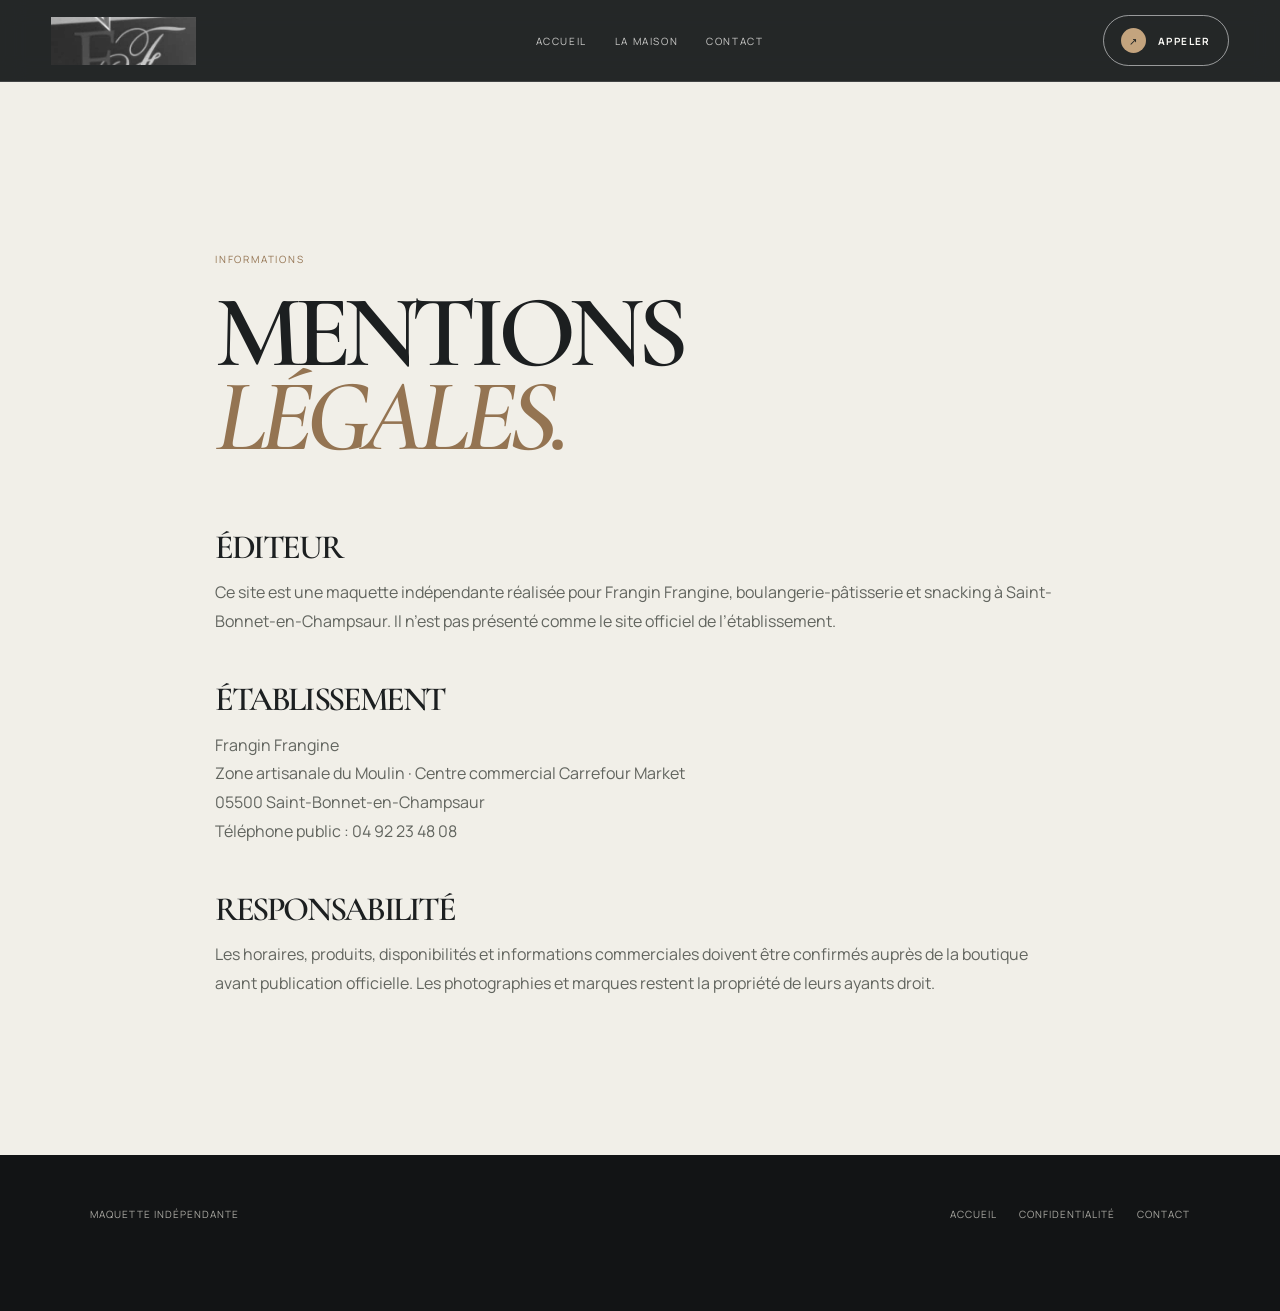
<file: mentions-legales.html>
<!doctype html><html lang="fr"><head><meta charset="utf-8"><meta name="viewport" content="width=device-width,initial-scale=1"><title>Mentions légales — Frangin Frangine</title><link rel="preconnect" href="https://fonts.googleapis.com"><link rel="preconnect" href="https://fonts.gstatic.com" crossorigin><link href="https://fonts.googleapis.com/css2?family=Cormorant+Garamond:ital,wght@0,500;0,600;1,500&family=Manrope:wght@400;500;600;700&display=swap" rel="stylesheet"><link rel="stylesheet" href="pages.css"></head><body><header class="inner-header"><a class="brand-image" href="index.html" aria-label="Accueil"></a><nav><a href="index.html">Accueil</a><a href="la-maison.html">La maison</a><a href="contact.html">Contact</a></nav><button class="mobile-toggle" aria-expanded="false">Menu</button><a class="call-pill" href="tel:+33492234808"><span>↗</span><b>Appeler</b></a></header><main class="inner-main"><section class="section" style="padding-top:170px"><div class="legal"><div class="section-label">Informations</div><h1>Mentions<br><em style="font-style:italic;color:var(--wood-dark)">légales.</em></h1><h2>Éditeur</h2><p>Ce site est une maquette indépendante réalisée pour Frangin Frangine, boulangerie-pâtisserie et snacking à Saint-Bonnet-en-Champsaur. Il n’est pas présenté comme le site officiel de l’établissement.</p><h2>Établissement</h2><p>Frangin Frangine<br>Zone artisanale du Moulin · Centre commercial Carrefour Market<br>05500 Saint-Bonnet-en-Champsaur<br>Téléphone public : <a href="tel:+33492234808">04 92 23 48 08</a></p><h2>Responsabilité</h2><p>Les horaires, produits, disponibilités et informations commerciales doivent être confirmés auprès de la boutique avant publication officielle. Les photographies et marques restent la propriété de leurs ayants droit.</p></div></section></main><footer class="inner-footer"><span>Maquette indépendante</span><nav><a href="index.html">Accueil</a><a href="confidentialite.html">Confidentialité</a><a href="contact.html">Contact</a></nav></footer><script src="pages.js"></script></body></html>
</file>
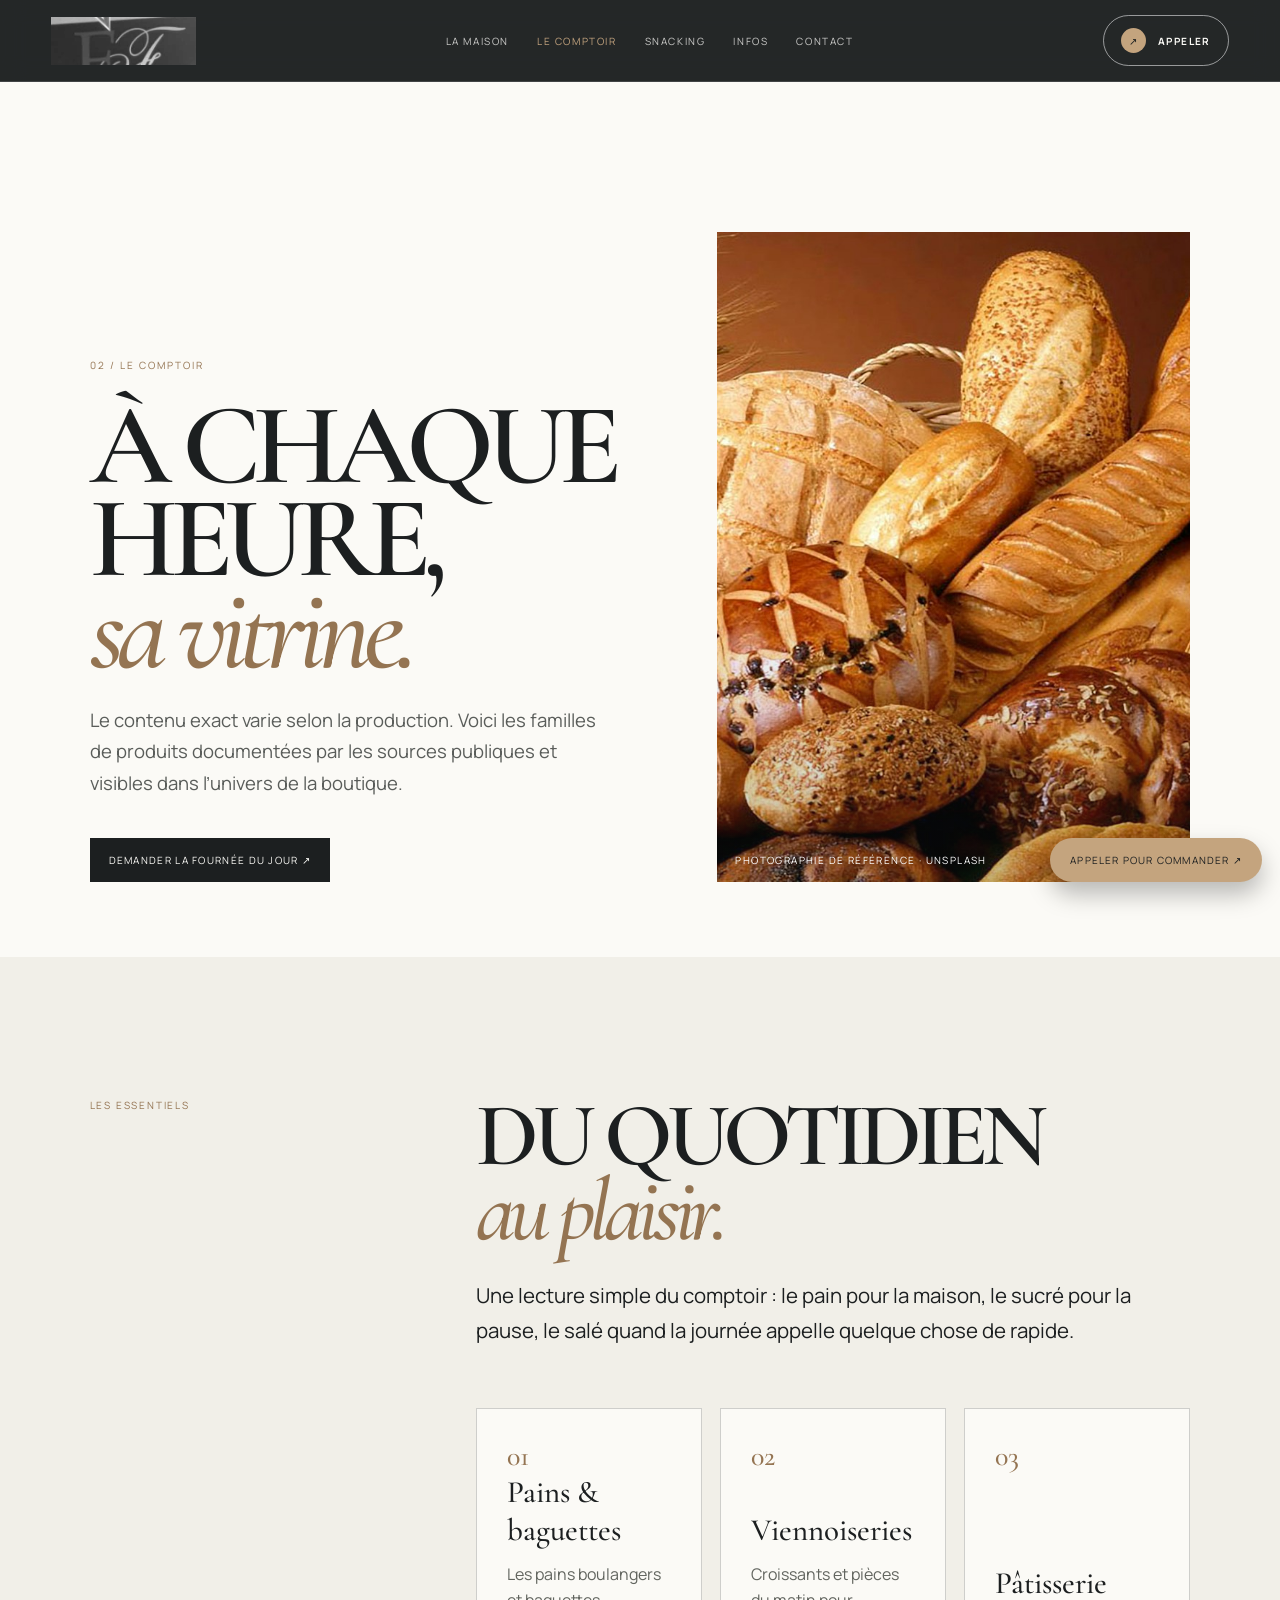
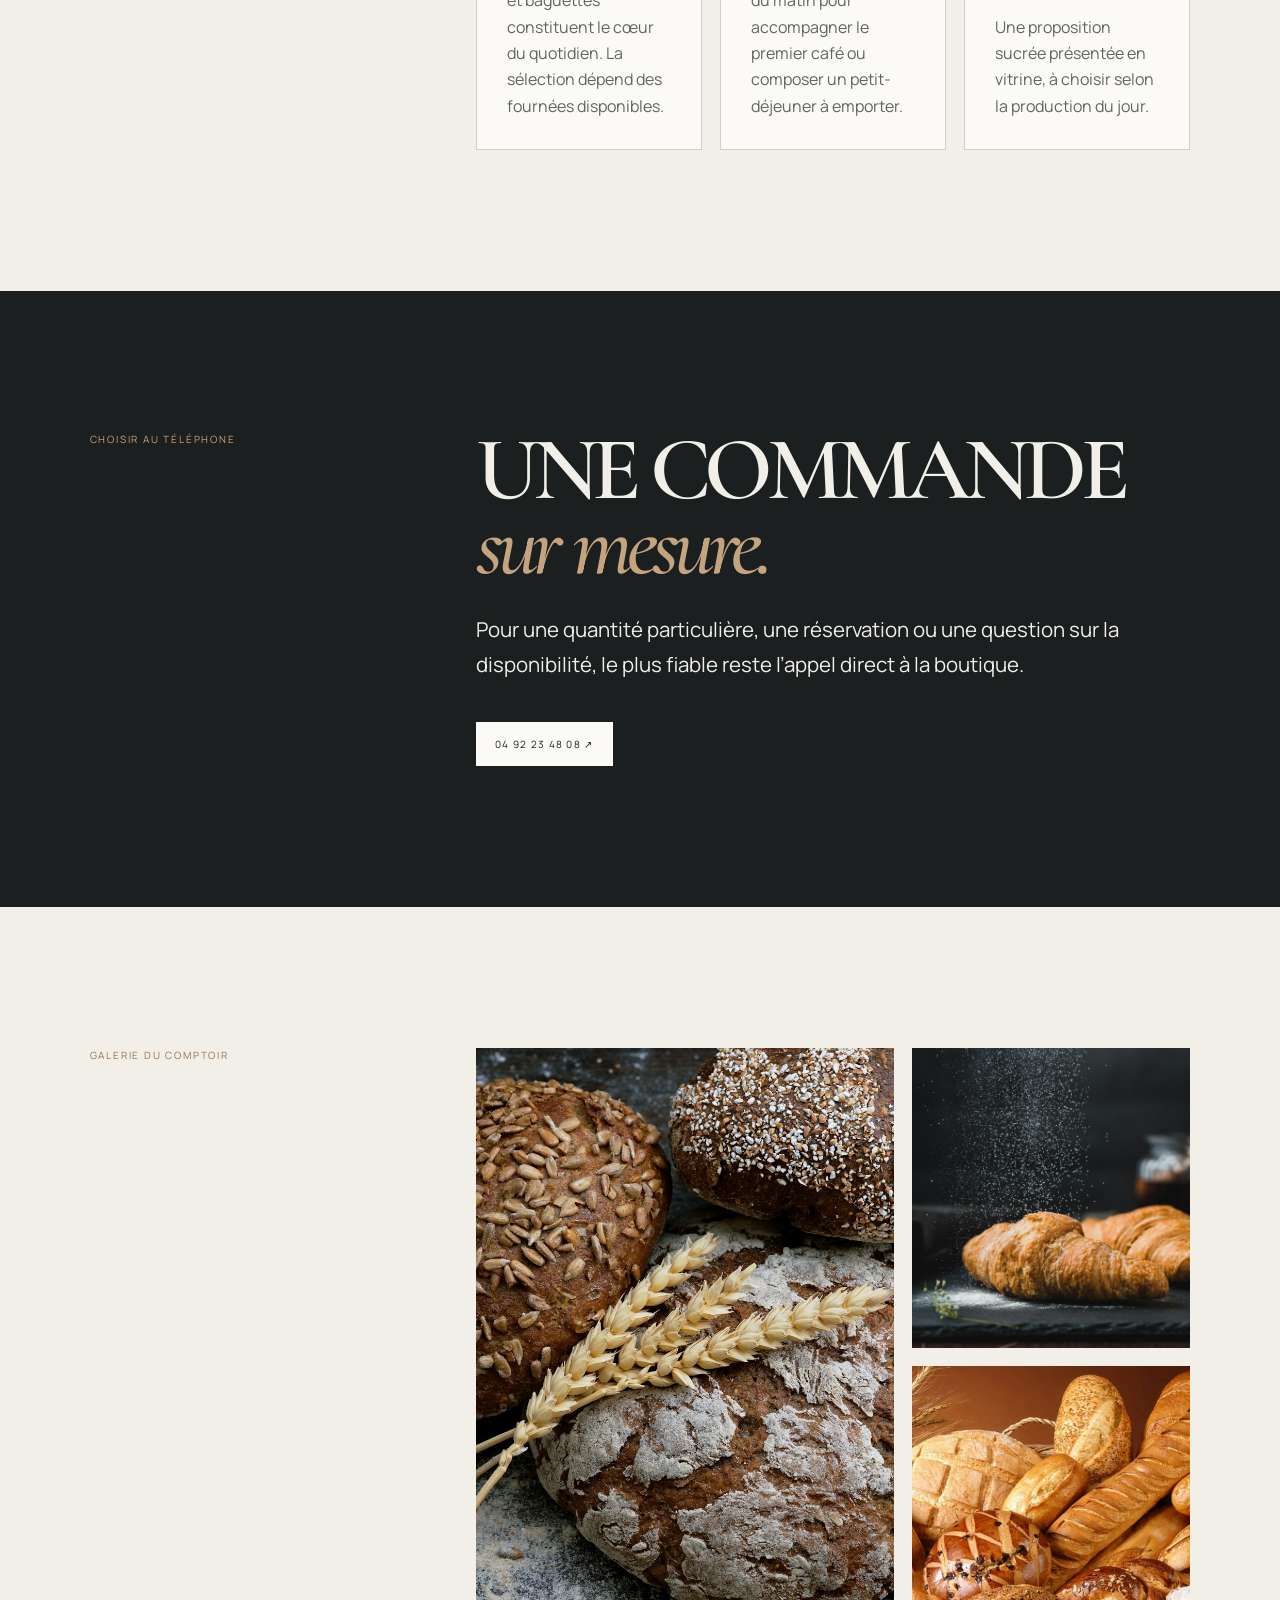
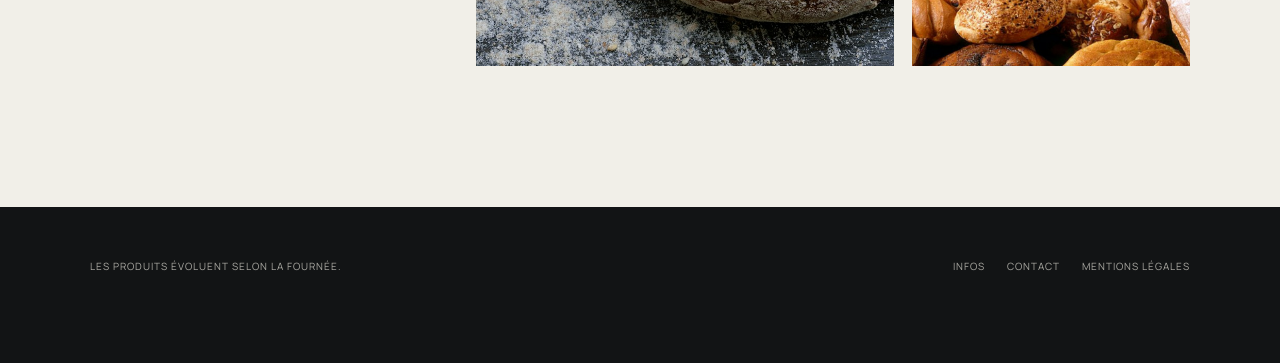
<file: produits.html>
<!doctype html><html lang="fr"><head><meta charset="utf-8"><meta name="viewport" content="width=device-width,initial-scale=1"><meta name="description" content="Le comptoir Frangin Frangine : pains, baguettes, viennoiseries et pâtisseries à Saint-Bonnet-en-Champsaur."><title>Le comptoir — Frangin Frangine</title><link rel="preconnect" href="https://fonts.googleapis.com"><link rel="preconnect" href="https://fonts.gstatic.com" crossorigin><link href="https://fonts.googleapis.com/css2?family=Cormorant+Garamond:ital,wght@0,500;0,600;1,500&family=Manrope:wght@400;500;600;700&display=swap" rel="stylesheet"><link rel="stylesheet" href="pages.css"></head><body><header class="inner-header"><a class="brand-image" href="index.html" aria-label="Accueil Frangin Frangine"></a><nav><a href="la-maison.html">La maison</a><a href="produits.html" aria-current="page">Le comptoir</a><a href="snacking.html">Snacking</a><a href="infos-pratiques.html">Infos</a><a href="contact.html">Contact</a></nav><button class="mobile-toggle" aria-expanded="false">Menu</button><a class="call-pill" href="tel:+33492234808"><span>↗</span><b>Appeler</b></a></header><main class="inner-main"><section class="inner-hero"><div><div class="kicker">02 / Le comptoir</div><h1>À chaque heure,<br><em>sa vitrine.</em></h1><p>Le contenu exact varie selon la production. Voici les familles de produits documentées par les sources publiques et visibles dans l’univers de la boutique.</p><a class="button" href="tel:+33492234808">Demander la fournée du jour ↗</a></div><figure class="hero-image"><img src="assets/pastry.jpg" alt="Assortiment de pains et viennoiseries"><figcaption class="caption">Photographie de référence · Unsplash</figcaption></figure></section><section class="section"><div class="section-grid"><div class="section-label">Les essentiels</div><div><h2>Du quotidien<br><em>au plaisir.</em></h2><p class="lead">Une lecture simple du comptoir : le pain pour la maison, le sucré pour la pause, le salé quand la journée appelle quelque chose de rapide.</p><div class="cards"><article class="card"><span class="number">01</span><h3>Pains & baguettes</h3><p>Les pains boulangers et baguettes constituent le cœur du quotidien. La sélection dépend des fournées disponibles.</p></article><article class="card"><span class="number">02</span><h3>Viennoiseries</h3><p>Croissants et pièces du matin pour accompagner le premier café ou composer un petit-déjeuner à emporter.</p></article><article class="card"><span class="number">03</span><h3>Pâtisserie</h3><p>Une proposition sucrée présentée en vitrine, à choisir selon la production du jour.</p></article></div></div></div></section><section class="section dark"><div class="section-grid"><div class="section-label">Choisir au téléphone</div><div><h2>Une commande<br><em>sur mesure.</em></h2><p class="lead">Pour une quantité particulière, une réservation ou une question sur la disponibilité, le plus fiable reste l’appel direct à la boutique.</p><a class="button light" href="tel:+33492234808">04 92 23 48 08 ↗</a></div></div></section><section class="section"><div class="section-grid"><div class="section-label">Galerie du comptoir</div><div class="gallery"><figure><img src="assets/bread.jpg" alt="Pains artisanaux"><figcaption>Pains · photographie de référence</figcaption></figure><figure><img src="assets/croissants.jpg" alt="Croissants dorés"><figcaption>Viennoiseries</figcaption></figure><figure><img src="assets/pastry.jpg" alt="Pâtisseries et assortiment"><figcaption>Assortiment</figcaption></figure></div></div></section></main><footer class="inner-footer"><span>Les produits évoluent selon la fournée.</span><nav><a href="infos-pratiques.html">Infos</a><a href="contact.html">Contact</a><a href="mentions-legales.html">Mentions légales</a></nav></footer><a class="sticky-call" href="tel:+33492234808">Appeler pour commander ↗</a><script src="pages.js"></script></body></html>
</file>
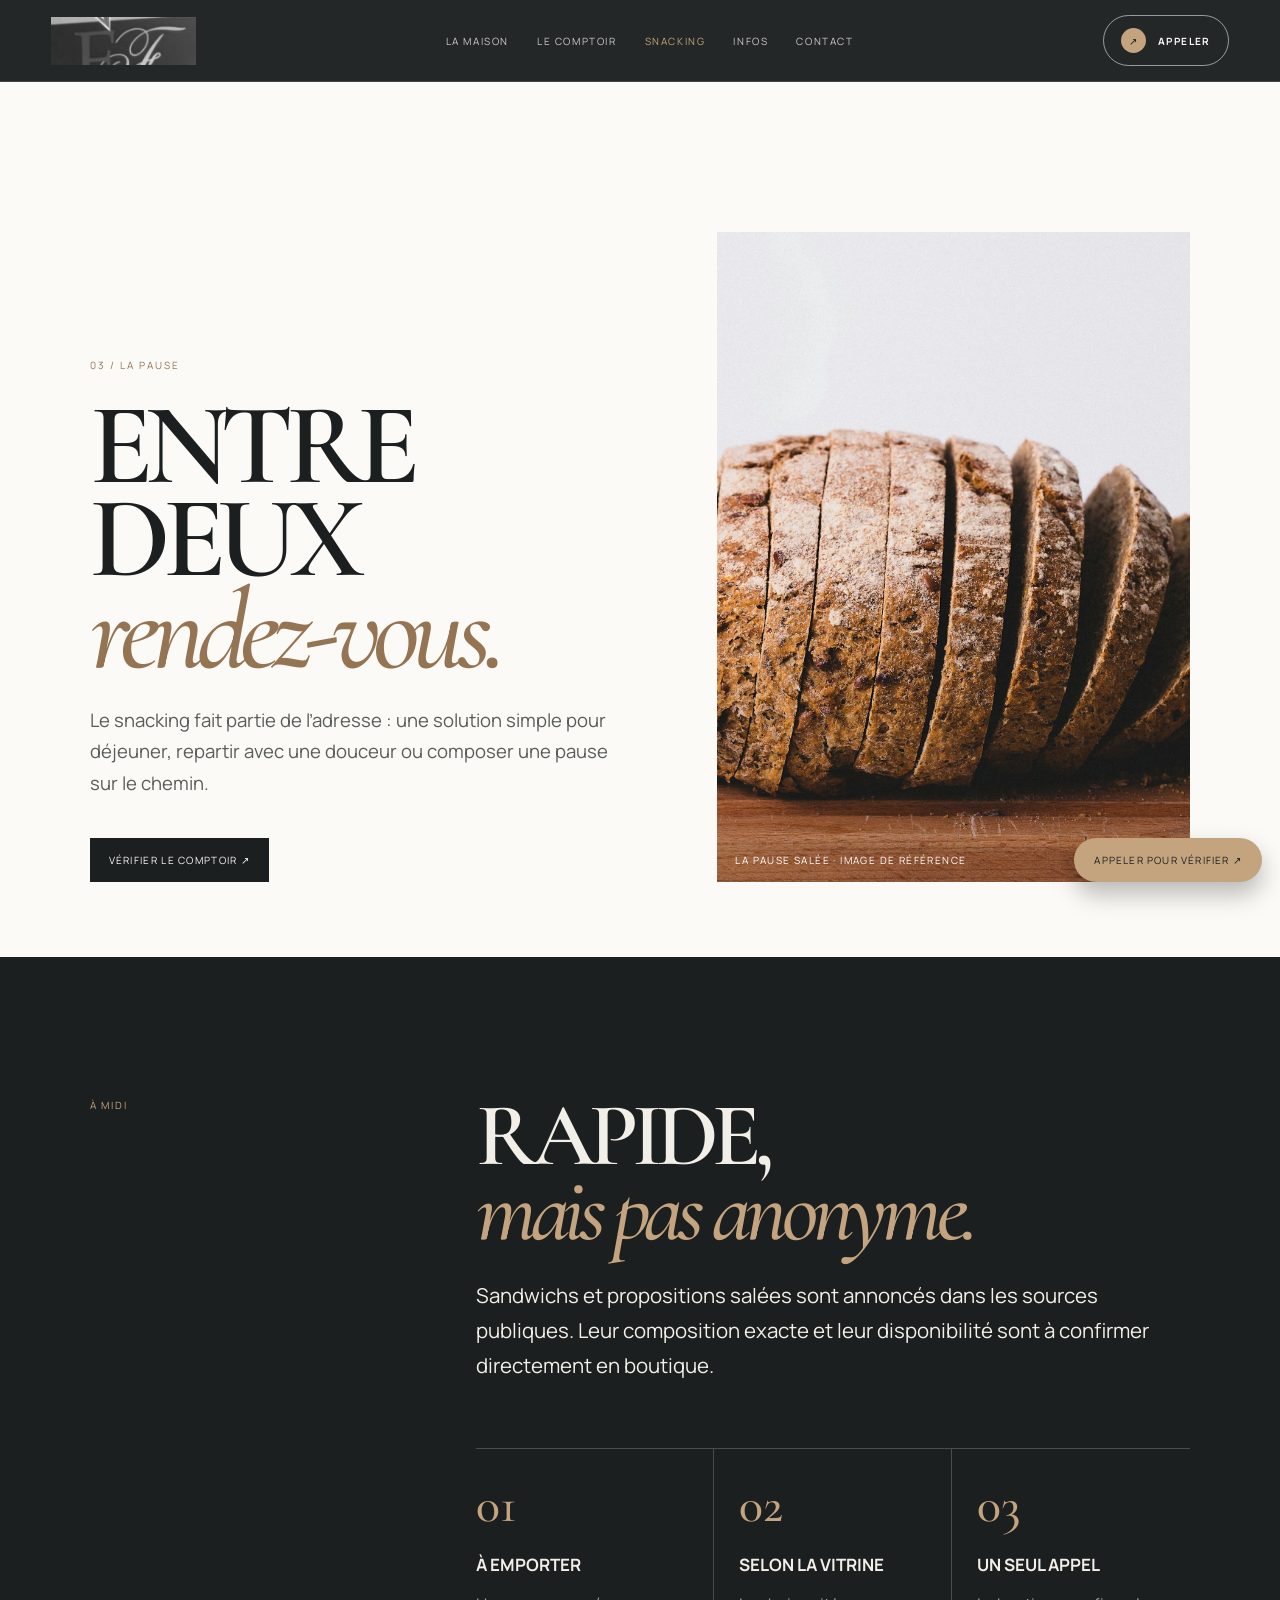
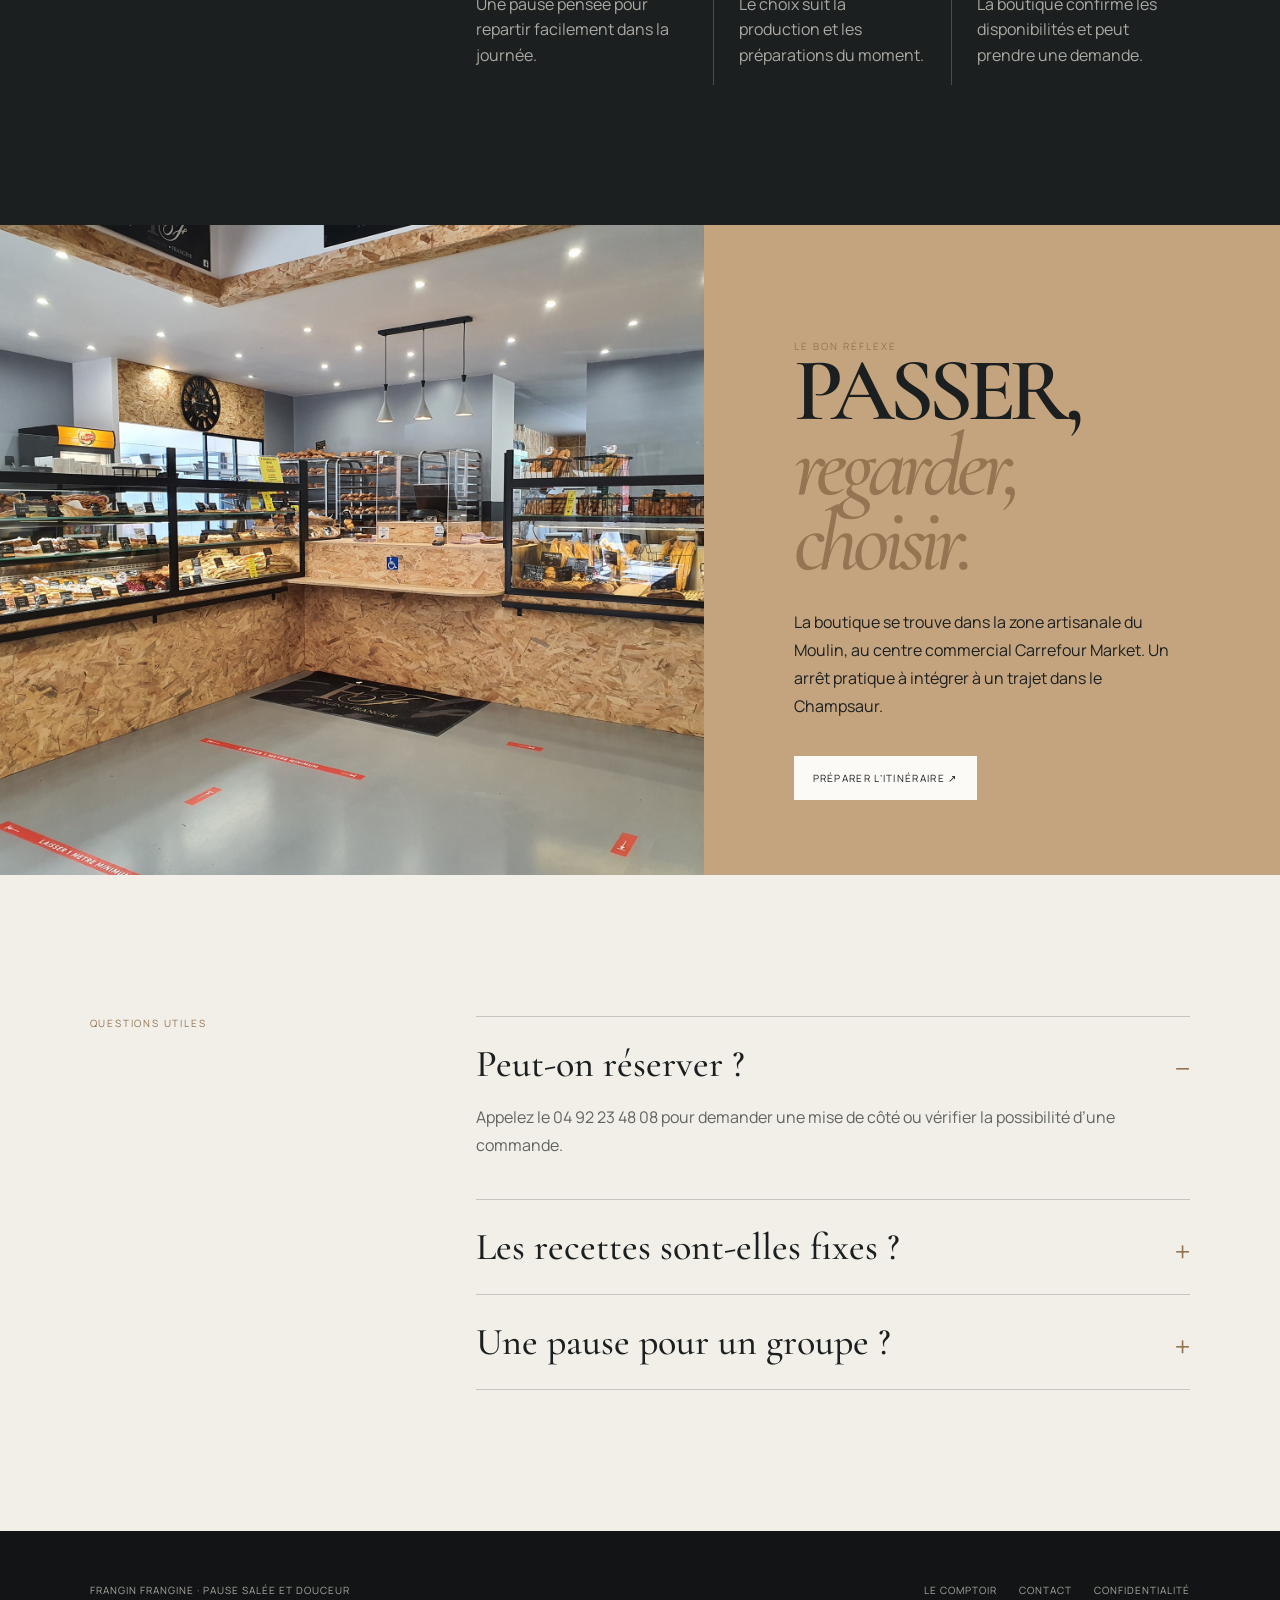
<file: snacking.html>
<!doctype html><html lang="fr"><head><meta charset="utf-8"><meta name="viewport" content="width=device-width,initial-scale=1"><meta name="description" content="Snacking et pause salée chez Frangin Frangine à Saint-Bonnet-en-Champsaur."><title>Snacking — Frangin Frangine</title><link rel="preconnect" href="https://fonts.googleapis.com"><link rel="preconnect" href="https://fonts.gstatic.com" crossorigin><link href="https://fonts.googleapis.com/css2?family=Cormorant+Garamond:ital,wght@0,500;0,600;1,500&family=Manrope:wght@400;500;600;700&display=swap" rel="stylesheet"><link rel="stylesheet" href="pages.css"></head><body><header class="inner-header"><a class="brand-image" href="index.html" aria-label="Accueil Frangin Frangine"></a><nav><a href="la-maison.html">La maison</a><a href="produits.html">Le comptoir</a><a href="snacking.html" aria-current="page">Snacking</a><a href="infos-pratiques.html">Infos</a><a href="contact.html">Contact</a></nav><button class="mobile-toggle" aria-expanded="false">Menu</button><a class="call-pill" href="tel:+33492234808"><span>↗</span><b>Appeler</b></a></header><main class="inner-main"><section class="inner-hero"><div><div class="kicker">03 / La pause</div><h1>Entre deux<br><em>rendez-vous.</em></h1><p>Le snacking fait partie de l’adresse : une solution simple pour déjeuner, repartir avec une douceur ou composer une pause sur le chemin.</p><a class="button" href="tel:+33492234808">Vérifier le comptoir ↗</a></div><figure class="hero-image"><img src="assets/baguettes.jpg" alt="Pains et pause déjeuner"><figcaption class="caption">La pause salée · image de référence</figcaption></figure></section><section class="section dark"><div class="section-grid"><div class="section-label">À midi</div><div><h2>Rapide,<br><em>mais pas anonyme.</em></h2><p class="lead">Sandwichs et propositions salées sont annoncés dans les sources publiques. Leur composition exacte et leur disponibilité sont à confirmer directement en boutique.</p><div class="facts"><div class="fact"><b>01</b><h3>À emporter</h3><p>Une pause pensée pour repartir facilement dans la journée.</p></div><div class="fact"><b>02</b><h3>Selon la vitrine</h3><p>Le choix suit la production et les préparations du moment.</p></div><div class="fact"><b>03</b><h3>Un seul appel</h3><p>La boutique confirme les disponibilités et peut prendre une demande.</p></div></div></div></div></section><section class="photo-band"><figure><img src="assets/shop.jpg" alt="Espace de vente de Frangin Frangine"></figure><div class="photo-band-copy"><div class="kicker">Le bon réflexe</div><h2>Passer,<br><em>regarder, choisir.</em></h2><p>La boutique se trouve dans la zone artisanale du Moulin, au centre commercial Carrefour Market. Un arrêt pratique à intégrer à un trajet dans le Champsaur.</p><a class="button light" href="infos-pratiques.html">Préparer l’itinéraire ↗</a></div></section><section class="section"><div class="section-grid"><div class="section-label">Questions utiles</div><div class="faq"><details open><summary>Peut-on réserver ?</summary><p>Appelez le 04 92 23 48 08 pour demander une mise de côté ou vérifier la possibilité d’une commande.</p></details><details><summary>Les recettes sont-elles fixes ?</summary><p>Le contenu de la vitrine évolue selon la production. Le site ne publie donc pas de carte figée ni de tarifs inventés.</p></details><details><summary>Une pause pour un groupe ?</summary><p>Pour une demande plus importante, présentez votre besoin par téléphone afin que la boutique puisse confirmer ce qu’elle peut préparer.</p></details></div></div></section></main><footer class="inner-footer"><span>Frangin Frangine · Pause salée et douceur</span><nav><a href="produits.html">Le comptoir</a><a href="contact.html">Contact</a><a href="confidentialite.html">Confidentialité</a></nav></footer><a class="sticky-call" href="tel:+33492234808">Appeler pour vérifier ↗</a><script src="pages.js"></script></body></html>
</file>
<file: styles.css>
:root {
  --ink: #1c1f20;
  --graphite: #303334;
  --ash: #8d8d89;
  --paper: #f1efe8;
  --white: #fbfaf6;
  --wood: #c4a47e;
  --wood-dark: #947452;
  --line: 1px solid rgba(28, 31, 32, 0.25);
  --serif: "Cormorant Garamond", Georgia, serif;
  --sans: "Manrope", Arial, sans-serif;
}
* {
  box-sizing: border-box;
}
html {
  scroll-behavior: smooth;
}
body {
  margin: 0;
  background: var(--paper);
  color: var(--ink);
  font-family: var(--sans);
  overflow-x: hidden;
}
body.loading {
  overflow: hidden;
}
a {
  color: inherit;
  text-decoration: none;
}
button {
  font: inherit;
  color: inherit;
}
img {
  display: block;
  width: 100%;
  height: 100%;
  object-fit: cover;
}
::selection {
  background: var(--ink);
  color: var(--paper);
}
.texture {
  position: fixed;
  inset: 0;
  z-index: 500;
  pointer-events: none;
  opacity: 0.045;
  background-image: url("data:image/svg+xml,%3Csvg xmlns='http://www.w3.org/2000/svg' width='180' height='180'%3E%3Cfilter id='n'%3E%3CfeTurbulence type='fractalNoise' baseFrequency='.75' numOctaves='4' stitchTiles='stitch'/%3E%3C/filter%3E%3Crect width='100%25' height='100%25' filter='url(%23n)'/%3E%3C/svg%3E");
}
#flour {
  position: fixed;
  inset: 0;
  z-index: 20;
  pointer-events: none;
}
.loader {
  position: fixed;
  inset: 0;
  z-index: 1000;
  background: var(--ink);
  display: grid;
  place-items: center;
  align-content: center;
  gap: 26px;
  transition: transform 1s cubic-bezier(0.77, 0, 0.18, 1);
  transform-origin: top;
}
.loader.done {
  transform: translateY(-105%);
}
.loader-logo {
  width: 260px;
  height: 100px;
}
.loader p {
  margin: 0;
  color: var(--paper);
  font: italic 1.25rem var(--serif);
  letter-spacing: 0.06em;
}
.loader > span {
  width: 180px;
  height: 1px;
  background: rgba(255, 255, 255, 0.18);
  position: relative;
  overflow: hidden;
}
.loader > span:after {
  content: "";
  position: absolute;
  inset: 0;
  background: var(--paper);
  transform-origin: left;
  animation: loading 1.2s ease both;
}
@keyframes loading {
  from {
    transform: scaleX(0);
  }
  to {
    transform: scaleX(1);
  }
}
.brand-image {
  background-image: url("assets/frangin-facebook.png");
  background-repeat: no-repeat;
}
.header-logo {
  width: 175px;
  height: 54px;
  background-size: 575px auto;
  background-position: -48px -28px;
  filter: grayscale(1) contrast(1.1);
}
.loader-logo,
.closing-logo {
  background-size: 730px auto;
  background-position: -62px -35px;
  filter: grayscale(1) brightness(1.7) contrast(0.7);
}
.footer-logo {
  width: 190px;
  height: 70px;
  background-size: 625px auto;
  background-position: -53px -30px;
  filter: grayscale(1) brightness(1.7) contrast(0.7);
}
.cursor {
  display: none;
  position: fixed;
  z-index: 800;
  left: 0;
  top: 0;
  width: 34px;
  height: 34px;
  border: 1px solid var(--ink);
  border-radius: 50%;
  pointer-events: none;
  transform: translate(-50%, -50%);
  transition:
    width 0.2s,
    height 0.2s,
    background 0.2s;
}
.cursor span {
  position: absolute;
  width: 4px;
  height: 4px;
  background: var(--ink);
  border-radius: 50%;
  left: 50%;
  top: 50%;
  transform: translate(-50%, -50%);
}
.cursor.active {
  width: 64px;
  height: 64px;
  background: rgba(196, 164, 126, 0.22);
}
@media (pointer: fine) {
  .cursor {
    display: block;
  }
  body,
  a,
  button {
    cursor: none;
  }
}
.site-header {
  position: fixed;
  z-index: 100;
  left: 0;
  right: 0;
  top: 0;
  height: 82px;
  padding: 0 3vw;
  display: grid;
  grid-template-columns: 1fr auto 1fr;
  align-items: center;
  border-bottom: 1px solid rgba(255, 255, 255, 0.16);
  background: rgba(28, 31, 32, 0.93);
  backdrop-filter: blur(14px);
  color: var(--white);
}
.site-header nav {
  display: flex;
  gap: 2.4rem;
  font-size: 0.66rem;
  text-transform: uppercase;
  letter-spacing: 0.17em;
}
.site-header nav a {
  position: relative;
  opacity: 0.75;
}
.site-header nav a:after {
  content: "";
  position: absolute;
  left: 0;
  right: 0;
  bottom: -8px;
  height: 1px;
  background: var(--wood);
  transform: scaleX(0);
  transition: 0.25s;
}
.site-header nav a:hover {
  opacity: 1;
}
.site-header nav a:hover:after {
  transform: scaleX(1);
}
.header-call {
  justify-self: end;
  display: flex;
  align-items: center;
  gap: 25px;
  padding: 11px 12px 11px 18px;
  border: 1px solid rgba(255, 255, 255, 0.5);
  border-radius: 999px;
  font-size: 0.67rem;
  text-transform: uppercase;
  letter-spacing: 0.12em;
}
.header-call i {
  font-style: normal;
  width: 30px;
  height: 30px;
  border-radius: 50%;
  background: var(--paper);
  color: var(--ink);
  display: grid;
  place-items: center;
}
.hero {
  min-height: 100svh;
  padding-top: 82px;
  display: grid;
  grid-template-columns: 0.9fr 1.1fr;
  position: relative;
  background: var(--paper);
}
.hero-copy {
  padding: 10vh 5vw 7vh;
  display: flex;
  flex-direction: column;
  justify-content: center;
}
.eyebrow,
.section-index p {
  font-size: 0.62rem;
  text-transform: uppercase;
  letter-spacing: 0.22em;
  font-weight: 700;
}
.hero h1 {
  margin: 4vh 0 3vh;
  font: 600 clamp(4.7rem, 8.5vw, 10rem)/0.72 var(--serif);
  letter-spacing: -0.065em;
  text-transform: uppercase;
}
.hero h1 span,
.hero h1 em {
  display: block;
}
.hero h1 em {
  font-weight: 500;
  text-transform: none;
  color: var(--ash);
  margin-left: 4vw;
}
.hero-intro {
  max-width: 570px;
  font-size: clamp(1rem, 1.45vw, 1.25rem);
  line-height: 1.65;
  color: #555754;
}
.hero-actions {
  display: flex;
  gap: 28px;
  align-items: center;
  margin-top: 25px;
}
.dark-button {
  display: inline-flex;
  align-items: center;
  gap: 20px;
  background: var(--ink);
  color: var(--white);
  padding: 16px 19px;
  font-size: 0.68rem;
  text-transform: uppercase;
  letter-spacing: 0.1em;
}
.dark-button span {
  color: var(--wood);
}
.underlink {
  font-size: 0.68rem;
  font-weight: 700;
  text-transform: uppercase;
  letter-spacing: 0.1em;
  border-bottom: 1px solid;
  padding-bottom: 5px;
}
.hero-facts {
  margin-top: auto;
  padding-top: 32px;
  border-top: var(--line);
  display: flex;
  justify-content: space-between;
  gap: 20px;
  font-size: 0.58rem;
  text-transform: uppercase;
  letter-spacing: 0.12em;
}
.hero-facts span {
  display: flex;
  align-items: center;
  gap: 9px;
}
.hero-facts b {
  font: 600 1.5rem var(--serif);
  text-transform: none;
}
.hero-visual {
  position: relative;
  background: var(--ink);
  overflow: hidden;
}
.shop-photo {
  position: absolute;
  inset: 0;
  margin: 0;
}
.shop-photo img {
  filter: saturate(0.55) contrast(1.04);
  object-position: center;
}
.shop-photo:after {
  content: "";
  position: absolute;
  inset: 0;
  background:
    linear-gradient(90deg, rgba(28, 31, 32, 0.35), transparent 40%),
    linear-gradient(0deg, rgba(28, 31, 32, 0.5), transparent 45%);
}
.logo-card {
  position: absolute;
  z-index: 3;
  right: 3vw;
  bottom: 6vh;
  width: min(420px, 45vw);
  background: rgba(25, 27, 28, 0.94);
  border: 1px solid rgba(255, 255, 255, 0.2);
  padding: 20px;
}
.actual-logo {
  height: 125px;
  background-size: 835px auto;
  background-position: -72px -40px;
  filter: grayscale(1) brightness(1.25) contrast(0.9);
}
.logo-card small {
  display: block;
  margin-top: 12px;
  color: #aaa9a3;
  font-size: 0.55rem;
  text-transform: uppercase;
  letter-spacing: 0.18em;
}
.material-tag {
  position: absolute;
  z-index: 3;
  left: 3vw;
  bottom: 6vh;
  color: white;
  display: flex;
  align-items: center;
  gap: 15px;
  font-size: 0.6rem;
  text-transform: uppercase;
  letter-spacing: 0.16em;
  line-height: 1.7;
}
.material-tag i {
  width: 45px;
  height: 45px;
  border-radius: 50%;
  background: var(--wood);
  position: relative;
}
.material-tag i:after {
  content: "";
  position: absolute;
  inset: 13px;
  border: 1px solid var(--ink);
  transform: rotate(45deg);
}
.hero-scroll {
  position: absolute;
  z-index: 5;
  left: 48%;
  bottom: 20px;
  display: flex;
  align-items: center;
  gap: 15px;
  font-size: 0.57rem;
  text-transform: uppercase;
  letter-spacing: 0.18em;
}
.hero-scroll i {
  width: 60px;
  height: 1px;
  background: var(--ink);
}
.marquee {
  background: var(--wood);
  color: var(--ink);
  border-block: 1px solid;
  overflow: hidden;
  padding: 15px 0;
}
.marquee-track {
  display: flex;
  align-items: center;
  gap: 25px;
  width: max-content;
  font: 600 1.25rem var(--serif);
  letter-spacing: 0.06em;
  animation: marquee 24s linear infinite;
}
.marquee i {
  font-style: normal;
  font-size: 0.7rem;
}
.marquee-track span:nth-of-type(n + 5) {
  display: inline;
}
@keyframes marquee {
  to {
    transform: translateX(-50%);
  }
}
.house {
  padding: 130px 5vw 160px;
  background: var(--white);
  position: relative;
}
.section-index {
  display: flex;
  align-items: center;
  gap: 15px;
}
.section-index span {
  display: grid;
  place-items: center;
  width: 36px;
  height: 36px;
  border: 1px solid;
  border-radius: 50%;
  font-size: 0.6rem;
}
.section-index p {
  margin: 0;
}
.house-copy {
  display: grid;
  grid-template-columns: 1.25fr 0.75fr;
  gap: 7vw;
  margin: 60px 0 110px;
}
.display-copy {
  margin: 0;
  font: 600 clamp(4.3rem, 7.8vw, 9rem)/0.78 var(--serif);
  letter-spacing: -0.065em;
  text-transform: uppercase;
}
.display-copy em {
  font-weight: 500;
  text-transform: none;
  color: var(--wood-dark);
}
.house-text {
  padding-top: 25px;
  border-top: var(--line);
  font-size: 1rem;
  line-height: 1.75;
}
.house-text p:first-child {
  margin-top: 0;
}
.material-grid {
  display: grid;
  grid-template-columns: 1fr 0.62fr 1fr;
  gap: 18px;
  align-items: end;
}
.material-photo {
  height: 520px;
  margin: 0;
  position: relative;
  overflow: hidden;
}
.material-photo.second {
  height: 620px;
}
.material-photo img {
  filter: saturate(0.65);
  transition: transform 1s;
}
.material-photo:hover img {
  transform: scale(1.04);
}
.material-photo figcaption {
  position: absolute;
  left: 15px;
  bottom: 15px;
  background: var(--ink);
  color: var(--white);
  padding: 9px 12px;
  font-size: 0.55rem;
  text-transform: uppercase;
  letter-spacing: 0.14em;
}
.osb-card {
  height: 430px;
  padding: 30px;
  display: flex;
  flex-direction: column;
  justify-content: space-between;
  border: 1px solid;
  background-color: #c09b70;
  background-image:
    linear-gradient(
      120deg,
      rgba(255, 255, 255, 0.12) 0 15%,
      transparent 15% 48%,
      rgba(80, 50, 25, 0.08) 48% 60%,
      transparent 60%
    ),
    linear-gradient(
      30deg,
      transparent 0 38%,
      rgba(255, 255, 255, 0.12) 38% 49%,
      transparent 49% 75%,
      rgba(75, 45, 20, 0.09) 75%
    );
  background-size: 55px 70px;
}
.osb-card span {
  font: 500 7rem/0.8 var(--serif);
  letter-spacing: -0.1em;
}
.osb-card p {
  font: 500 1.6rem/1.15 var(--serif);
}
.craft {
  padding: 140px 5vw;
  background: var(--ink);
  color: var(--paper);
}
.craft-title {
  display: grid;
  grid-template-columns: 0.4fr 1.6fr;
}
.craft-title .section-index span {
  border-color: rgba(255, 255, 255, 0.4);
}
.craft-title h2,
.counter-heading h2,
.visit-title h2 {
  margin: 0;
  font: 600 clamp(4rem, 7.5vw, 8.5rem)/0.8 var(--serif);
  letter-spacing: -0.065em;
  text-transform: uppercase;
}
.craft-title h2 em,
.counter-heading h2 em {
  font-weight: 500;
  text-transform: none;
  color: var(--wood);
}
.craft-rail {
  display: grid;
  grid-template-columns: repeat(3, 1fr);
  margin-top: 100px;
  border: 1px solid rgba(255, 255, 255, 0.22);
}
.craft-step {
  min-height: 540px;
  padding: 27px;
  border-right: 1px solid rgba(255, 255, 255, 0.22);
  display: flex;
  flex-direction: column;
}
.craft-step:last-child {
  border: 0;
}
.craft-step > span {
  font-size: 0.58rem;
  text-transform: uppercase;
  letter-spacing: 0.17em;
  color: #aaa9a3;
}
.line-drawing {
  height: 250px;
  position: relative;
  display: grid;
  place-items: center;
}
.dough:before {
  content: "";
  width: 170px;
  height: 130px;
  border: 1px solid var(--paper);
  border-radius: 50%;
  transform: rotate(-12deg);
}
.dough i {
  position: absolute;
  width: 1px;
  height: 105px;
  background: var(--wood);
  transform: rotate(30deg);
}
.dough i:nth-child(1) {
  left: 40%;
}
.dough i:nth-child(2) {
  left: 50%;
}
.dough i:nth-child(3) {
  left: 60%;
}
.scoring:before {
  content: "";
  width: 200px;
  height: 115px;
  border: 1px solid var(--paper);
  border-radius: 50%;
  transform: rotate(-8deg);
}
.scoring i {
  position: absolute;
  width: 58px;
  height: 1px;
  background: var(--wood);
  transform: rotate(-42deg);
}
.scoring i:nth-child(1) {
  left: 32%;
}
.scoring i:nth-child(2) {
  left: 43%;
}
.scoring i:nth-child(3) {
  left: 54%;
}
.scoring i:nth-child(4) {
  left: 65%;
}
.heat {
  display: flex;
  align-items: center;
  justify-content: center;
  gap: 18px;
}
.heat i {
  width: 35px;
  height: 145px;
  border: 1px solid var(--paper);
  border-radius: 50%;
  transform: rotate(12deg);
  animation: heat 2.4s ease-in-out infinite alternate;
}
.heat i:nth-child(2) {
  height: 190px;
  animation-delay: -0.5s;
}
.heat i:nth-child(3) {
  animation-delay: -1s;
}
@keyframes heat {
  to {
    transform: rotate(-12deg) translateY(-15px);
    border-color: var(--wood);
  }
}
.craft-step h3 {
  font: 500 2.25rem var(--serif);
  margin: auto 0 10px;
}
.craft-step p {
  color: #aaa9a3;
  line-height: 1.6;
  font-size: 0.84rem;
}
.counter {
  padding: 140px 5vw;
  background: var(--paper);
}
.counter-heading {
  display: grid;
  grid-template-columns: 0.4fr 1.6fr;
}
.counter-heading h2 em {
  color: var(--wood-dark);
}
.product-stage {
  display: grid;
  grid-template-columns: 0.38fr 1.62fr;
  margin-top: 90px;
  border-block: 1px solid;
}
.product-tabs {
  display: flex;
  flex-direction: column;
  border-right: 1px solid;
}
.product-tabs button {
  flex: 1;
  min-height: 110px;
  border: 0;
  border-bottom: 1px solid;
  background: transparent;
  padding: 20px;
  text-align: left;
  text-transform: uppercase;
  font-size: 0.7rem;
  letter-spacing: 0.12em;
  display: flex;
  justify-content: space-between;
  align-items: center;
  transition: 0.3s;
}
.product-tabs button:last-child {
  border-bottom: 0;
}
.product-tabs button span {
  font: 500 1.2rem var(--serif);
}
.product-tabs button.active {
  background: var(--ink);
  color: var(--white);
  padding-left: 32px;
}
.product-scenes {
  position: relative;
  height: 620px;
}
.product-scene {
  position: absolute;
  inset: 0;
  display: grid;
  grid-template-columns: 1.1fr 0.9fr;
  opacity: 0;
  visibility: hidden;
  transform: translateX(25px);
  transition:
    opacity 0.6s,
    transform 0.6s,
    visibility 0.6s;
}
.product-scene.active {
  opacity: 1;
  visibility: visible;
  transform: none;
}
.product-scene figure {
  margin: 0;
  overflow: hidden;
}
.product-scene img {
  filter: saturate(0.65) contrast(1.04);
}
.product-scene > div {
  padding: 60px 4vw;
  display: flex;
  flex-direction: column;
  justify-content: center;
}
.product-scene > div span {
  font-size: 0.57rem;
  text-transform: uppercase;
  letter-spacing: 0.2em;
}
.product-scene h3 {
  font: 500 clamp(2.8rem, 4.5vw, 5.5rem)/0.9 var(--serif);
  margin: 25px 0;
}
.product-scene p {
  line-height: 1.7;
  color: #62635f;
}
.availability {
  max-width: 650px;
  margin: 35px 0 0 auto;
  font-size: 0.73rem;
  line-height: 1.6;
  color: #6c6e6a;
}
.quote-section {
  min-height: 850px;
  position: relative;
  background: var(--graphite);
  color: var(--white);
  display: grid;
  place-items: center;
  overflow: hidden;
}
.quote-photo {
  position: absolute;
  inset: 0;
}
.quote-photo img {
  filter: grayscale(1) brightness(0.45);
  transform: scale(1.05);
  object-position: center 65%;
}
.quote-photo:after {
  content: "";
  position: absolute;
  inset: 0;
  background: rgba(28, 31, 32, 0.28);
}
.quote-section blockquote {
  position: relative;
  z-index: 2;
  margin: 0;
  text-align: center;
  font: 500 clamp(4rem, 8vw, 9rem)/0.82 var(--serif);
  letter-spacing: -0.055em;
}
.quote-section blockquote span {
  color: var(--wood);
  font-size: 1.4em;
  vertical-align: bottom;
}
.floating-hours {
  position: absolute;
  z-index: 3;
  right: 5vw;
  bottom: 60px;
  width: 220px;
  background: var(--wood);
  color: var(--ink);
  padding: 24px;
  transform: rotate(2deg);
  box-shadow: 8px 8px 0 rgba(0, 0, 0, 0.4);
}
.floating-hours span,
.floating-hours small {
  display: block;
  font-size: 0.55rem;
  text-transform: uppercase;
  letter-spacing: 0.15em;
}
.floating-hours strong {
  display: block;
  margin: 18px 0;
  font: 600 4rem/0.8 var(--serif);
}
.visit {
  padding: 140px 5vw;
  background: var(--white);
}
.visit-title {
  display: grid;
  grid-template-columns: 0.4fr 1.6fr;
}
.visit-grid {
  display: grid;
  grid-template-columns: repeat(3, 1fr);
  margin-top: 90px;
  border: 1px solid;
}
.visit-card {
  min-height: 430px;
  padding: 30px;
  border-right: 1px solid;
  display: flex;
  flex-direction: column;
}
.visit-card:last-child {
  border: 0;
}
.visit-card > span {
  font-size: 0.57rem;
  text-transform: uppercase;
  letter-spacing: 0.18em;
}
.visit-card h3 {
  font: 500 clamp(2rem, 3vw, 3.5rem)/1 var(--serif);
  margin: auto 0;
}
.visit-card p {
  font-size: 0.78rem;
  line-height: 1.7;
}
.visit-card > a {
  text-decoration: underline;
  text-underline-offset: 5px;
  font-size: 0.72rem;
  font-weight: 700;
}
.schedule {
  margin: auto 0;
}
.schedule p {
  display: flex;
  justify-content: space-between;
  gap: 15px;
  padding: 18px 0;
  border-bottom: 1px solid;
}
.schedule b {
  font-weight: 600;
}
.schedule i {
  font-style: normal;
}
.schedule .closed {
  opacity: 0.45;
}
.visit-card > small {
  font-size: 0.62rem;
}
.phone-card {
  background: var(--ink);
  color: var(--white);
}
.phone-card h3 {
  font-size: clamp(3rem, 4.7vw, 5.5rem);
}
.phone-card > a {
  display: block;
  padding: 15px;
  background: var(--wood);
  color: var(--ink);
  text-align: center;
  text-decoration: none;
}
.closing {
  min-height: 650px;
  background: var(--ink);
  color: var(--white);
  display: flex;
  flex-direction: column;
  align-items: center;
  justify-content: center;
  text-align: center;
  position: relative;
  overflow: hidden;
}
.closing:before {
  content: "";
  position: absolute;
  width: 60vw;
  height: 60vw;
  border: 1px solid rgba(196, 164, 126, 0.15);
  border-radius: 50%;
  box-shadow:
    0 0 0 90px rgba(196, 164, 126, 0.025),
    0 0 0 180px rgba(196, 164, 126, 0.02);
}
.closing-logo {
  position: relative;
  width: 350px;
  height: 135px;
}
.closing p {
  position: relative;
  font: italic 1.6rem var(--serif);
  margin: 12px 0 35px;
  color: #bbb9b1;
}
.closing > a {
  position: relative;
  display: flex;
  gap: 40px;
  background: var(--wood);
  color: var(--ink);
  padding: 16px 20px;
  text-transform: uppercase;
  font-size: 0.68rem;
  letter-spacing: 0.12em;
}
.reveal {
  opacity: 0;
  transform: translateY(45px);
  transition:
    opacity 0.9s ease,
    transform 0.9s cubic-bezier(0.2, 0.7, 0.2, 1);
}
.reveal.visible {
  opacity: 1;
  transform: none;
}
.magnetic {
  transition: transform 0.18s;
}
footer {
  padding: 45px 3vw;
  background: #121415;
  color: #aaa9a3;
  display: grid;
  grid-template-columns: 1.2fr 1fr 1.5fr auto;
  align-items: end;
  gap: 25px;
  font-size: 0.66rem;
}
footer p {
  margin: 0;
}
.legal {
  text-align: center;
}
footer > a {
  text-decoration: underline;
}
@media (max-width: 980px) {
  .site-header {
    grid-template-columns: 1fr auto;
  }
  .site-header nav {
    display: none;
  }
  .hero {
    grid-template-columns: 1fr;
    min-height: auto;
  }
  .hero-copy {
    min-height: 720px;
  }
  .hero-visual {
    height: 780px;
  }
  .hero-scroll {
    display: none;
  }
  .house-copy,
  .craft-title,
  .counter-heading,
  .visit-title {
    grid-template-columns: 1fr;
    gap: 40px;
  }
  .material-grid {
    grid-template-columns: 1fr 1fr;
  }
  .osb-card {
    grid-column: 1/-1;
    height: 300px;
  }
  .material-photo.second {
    height: 520px;
  }
  .craft-rail {
    grid-template-columns: 1fr;
  }
  .craft-step {
    min-height: 430px;
    border-right: 0;
    border-bottom: 1px solid rgba(255, 255, 255, 0.22);
  }
  .craft-step:last-child {
    border-bottom: 0;
  }
  .line-drawing {
    height: 190px;
  }
  .product-stage {
    grid-template-columns: 1fr;
  }
  .product-tabs {
    flex-direction: row;
    border-right: 0;
    border-bottom: 1px solid;
  }
  .product-tabs button {
    min-height: 90px;
    border-bottom: 0;
    border-right: 1px solid;
  }
  .product-tabs button:last-child {
    border-right: 0;
  }
  .product-scenes {
    height: 560px;
  }
  .visit-grid {
    grid-template-columns: 1fr;
  }
  .visit-card {
    min-height: 320px;
    border-right: 0;
    border-bottom: 1px solid;
  }
  .visit-card:last-child {
    border-bottom: 0;
  }
  footer {
    grid-template-columns: 1fr 1fr;
  }
  .legal {
    text-align: left;
  }
}
@media (max-width: 600px) {
  .site-header {
    height: 70px;
    padding-inline: 4vw;
  }
  .header-logo {
    width: 145px;
    height: 48px;
    background-size: 480px auto;
    background-position: -41px -23px;
  }
  .header-call {
    padding: 0;
    width: 42px;
    height: 42px;
    display: grid;
    place-items: center;
    border-color: rgba(255, 255, 255, 0.45);
  }
  .header-call span {
    display: none;
  }
  .header-call i {
    width: auto;
    height: auto;
    background: transparent;
    color: white;
  }
  .hero {
    padding-top: 70px;
    min-width: 0;
  }
  .hero-copy {
    padding: 85px 6vw 45px;
    min-height: 650px;
    min-width: 0;
  }
  .hero h1 {
    font-size: 14vw;
    line-height: 0.78;
    min-width: 0;
  }
  .hero h1 em {
    margin-left: 0;
  }
  .hero-actions {
    align-items: flex-start;
    flex-direction: column;
  }
  .hero-facts {
    gap: 15px;
    flex-wrap: wrap;
  }
  .hero-visual {
    height: 640px;
    min-width: 0;
  }
  .shop-photo img {
    object-position: 62% center;
  }
  .logo-card {
    width: 86vw;
    right: 7vw;
    bottom: 35px;
  }
  .actual-logo {
    height: 100px;
    background-size: 670px auto;
    background-position: -57px -32px;
  }
  .material-tag {
    top: 25px;
    bottom: auto;
    left: 6vw;
  }
  .house,
  .craft,
  .counter,
  .visit {
    padding: 95px 6vw;
  }
  .display-copy,
  .craft-title h2,
  .counter-heading h2,
  .visit-title h2 {
    font-size: 15vw;
  }
  .house-copy {
    margin: 55px 0 70px;
  }
  .material-grid {
    grid-template-columns: 1fr;
  }
  .material-photo,
  .material-photo.second {
    height: 420px;
  }
  .osb-card {
    grid-column: auto;
    height: 300px;
  }
  .craft-rail {
    margin-top: 65px;
  }
  .craft-step {
    min-height: 430px;
  }
  .product-stage,
  .product-scenes,
  .product-scene {
    min-width: 0;
  }
  .product-tabs button {
    font-size: 0.58rem;
    padding: 13px;
    min-width: 0;
  }
  .product-tabs button.active {
    padding-left: 16px;
  }
  .product-tabs button span {
    display: none;
  }
  .product-scenes {
    height: 610px;
  }
  .product-scene {
    grid-template-columns: 1fr;
    grid-template-rows: 1.15fr 0.85fr;
  }
  .product-scene > div {
    padding: 35px 24px;
  }
  .product-scene h3 {
    font-size: 3rem;
  }
  .quote-section {
    min-height: 700px;
  }
  .quote-section blockquote {
    font-size: 15vw;
  }
  .floating-hours {
    width: 180px;
    right: 5vw;
    bottom: 30px;
  }
  .floating-hours strong {
    font-size: 3rem;
  }
  .visit-grid {
    margin-top: 60px;
  }
  .phone-card h3 {
    font-size: 14vw;
  }
  .closing {
    min-height: 540px;
  }
  .closing-logo {
    width: 280px;
    height: 105px;
    background-size: 585px auto;
    background-position: -50px -28px;
  }
  footer {
    grid-template-columns: 1fr;
  }
  .footer-logo {
    width: 180px;
  }
  .legal {
    order: 4;
  }
}
@media (prefers-reduced-motion: reduce) {
  html {
    scroll-behavior: auto;
  }
  *,
  *:before,
  *:after {
    animation-duration: 0.01ms !important;
    animation-iteration-count: 1 !important;
    transition-duration: 0.01ms !important;
  }
  .reveal {
    opacity: 1;
    transform: none;
  }
  #flour {
    display: none;
  }
}
.product-scenes {
  overflow: hidden;
}
main > section {
  animation: flour-drift 0.9s cubic-bezier(0.2, 0.75, 0.2, 1) both;
}
main > section:nth-child(2) {
  animation-delay: 0.1s;
}
main > section:nth-child(3) {
  animation-delay: 0.2s;
}
main > section:nth-child(4) {
  animation-delay: 0.3s;
}
a,
button {
  transition:
    transform 0.25s ease,
    opacity 0.25s ease;
}
a:hover,
button:hover {
  transform: translateY(-2px);
}
@keyframes flour-drift {
  from {
    opacity: 0;
    transform: translateY(28px);
  }
  to {
    opacity: 1;
    transform: none;
  }
}
@media (prefers-reduced-motion: reduce) {
  main > section {
    animation: none !important;
  }
  a,
  button {
    transition: none;
  }
}
/* Scroll-driven reveal pattern adapted from https://codepen.io/oscar-jite/pen/qBzwOVq and the IntersectionObserver API. */
@supports (animation-timeline: view()) {
  main > section {
    animation-timeline: view(block);
    animation-range: entry 0% cover 34%;
    animation-iteration-count: 1;
  }
}
.site-details {
  position: relative;
  z-index: 2;
  padding: clamp(4.5rem, 9vw, 10rem) clamp(1.25rem, 7vw, 7rem);
  background: #171a19;
  color: #f7f1e5;
  overflow: hidden;
}
.site-details:before {
  content: "";
  position: absolute;
  width: 45vw;
  height: 45vw;
  border: 1px solid #ffffff25;
  border-radius: 50%;
  right: -15vw;
  top: -20vw;
  animation: details-orbit 18s linear infinite;
}
.site-details-inner {
  position: relative;
  max-width: 1200px;
  margin: auto;
}
.site-details-kicker {
  font:
    10px/1.2 ui-monospace,
    monospace;
  letter-spacing: 0.18em;
  text-transform: uppercase;
  color: var(--accent, #e16b45);
  margin: 0 0 1.5rem;
}
.site-details h2 {
  font:
    clamp(2.8rem, 6vw, 7rem)/0.82 Georgia,
    serif;
  letter-spacing: -0.07em;
  margin: 0 0 1rem;
}
.site-details h2 em {
  font-style: italic;
  color: var(--accent, #e16b45);
}
.site-details-intro {
  font-size: clamp(1rem, 1.4vw, 1.3rem);
  line-height: 1.7;
  max-width: 720px;
  color: #d5d0c6;
}
.site-details-grid {
  display: grid;
  grid-template-columns: repeat(4, 1fr);
  gap: 1px;
  margin-top: 3.5rem;
  border: 1px solid #ffffff26;
  background: #ffffff26;
}
.site-details-card {
  min-height: 185px;
  padding: 1.5rem;
  background: #171a19;
}
.site-details-card small {
  display: block;
  font:
    10px ui-monospace,
    monospace;
  letter-spacing: 0.15em;
  text-transform: uppercase;
  color: var(--accent, #e16b45);
  margin-bottom: 1.5rem;
}
.site-details-card strong {
  display: block;
  font:
    1.45rem Georgia,
    serif;
  margin-bottom: 0.7rem;
}
.site-details-card p {
  margin: 0;
  color: #c5c0b7;
  line-height: 1.6;
  font-size: 0.9rem;
}
.site-details-card a {
  text-decoration: underline;
  text-underline-offset: 4px;
}
.site-details-actions {
  display: flex;
  flex-wrap: wrap;
  gap: 0.8rem;
  margin-top: 2.2rem;
}
.site-details-actions a {
  display: inline-flex;
  padding: 0.9rem 1.1rem;
  border: 1px solid #ffffff55;
  font:
    10px ui-monospace,
    monospace;
  letter-spacing: 0.13em;
  text-transform: uppercase;
  transition:
    transform 0.25s,
    background 0.25s;
}
.site-details-actions a:hover {
  background: var(--accent, #e16b45);
  transform: translateY(-3px);
}
footer {
  position: relative;
  display: block;
}
.footer-local {
  display: grid;
  grid-template-columns: 1fr 1fr 1fr;
  gap: 1.5rem;
  width: 100%;
  padding: 1.5rem 0;
  border-top: 1px solid currentColor;
  border-bottom: 1px solid currentColor;
  margin-bottom: 1.5rem;
  font-size: 0.8rem;
  line-height: 1.6;
}
.footer-local strong {
  display: block;
  font-size: 0.65rem;
  letter-spacing: 0.14em;
  text-transform: uppercase;
  margin-bottom: 0.35rem;
}
.footer-local a {
  text-decoration: underline;
  text-underline-offset: 3px;
}
@keyframes details-orbit {
  to {
    transform: rotate(360deg);
  }
}
@media (max-width: 800px) {
  .site-details-grid {
    grid-template-columns: 1fr 1fr;
  }
  .site-details-card {
    min-height: 155px;
  }
  .footer-local {
    grid-template-columns: 1fr;
  }
  .site-details {
    padding: 4.5rem 7vw;
  }
}
@media (max-width: 520px) {
  .site-details-grid {
    grid-template-columns: 1fr;
  }
  .site-details-card {
    min-height: 0;
  }
  .site-details h2 {
    font-size: 14vw;
  }
}
@media (prefers-reduced-motion: reduce) {
  .site-details:before {
    animation: none;
  }
  .site-details-actions a {
    transition: none;
  }
}
</file>
<file: mobile.css>
.mobile-toggle{display:none;background:none;color:var(--white);border:1px solid rgba(255,255,255,.5);padding:10px 12px;font-size:.62rem;letter-spacing:.14em;text-transform:uppercase}@media(max-width:980px){.site-header{grid-template-columns:1fr auto auto;gap:12px}.mobile-toggle{display:block}.site-header nav.open{display:flex;position:fixed;inset:70px 0 0;background:var(--ink);z-index:90;flex-direction:column;align-items:center;justify-content:center;gap:28px;font-size:17px}.site-header nav.open a{font-size:17px}.site-header nav.open a:after{display:none}}
</file>
<file: pages.css>
:root{--ink:#1c1f20;--paper:#f1efe8;--white:#fbfaf6;--wood:#c4a47e;--wood-dark:#947452;--line:#1c1f2033;--serif:"Cormorant Garamond",Georgia,serif;--sans:"Manrope",Arial,sans-serif}*{box-sizing:border-box}html{scroll-behavior:smooth;overflow-x:hidden}body{margin:0;background:var(--paper);color:var(--ink);font-family:var(--sans)}a{color:inherit;text-decoration:none}img{display:block;width:100%;height:100%;object-fit:cover}.inner-main{padding-top:82px}.inner-header{position:fixed;z-index:30;top:0;left:0;right:0;height:82px;padding:0 4vw;display:flex;align-items:center;justify-content:space-between;background:rgba(28,31,32,.96);color:var(--white);border-bottom:1px solid #ffffff22;backdrop-filter:blur(12px)}.inner-header .brand-image{width:145px;height:48px;background-image:url("assets/frangin-facebook.png");background-repeat:no-repeat;background-size:480px auto;background-position:-41px -23px;filter:grayscale(1) brightness(1.6)}.inner-header nav{display:flex;gap:28px;font-size:10px;letter-spacing:.16em;text-transform:uppercase}.inner-header nav a{opacity:.78}.inner-header nav a:hover,.inner-header nav a[aria-current=page]{opacity:1;color:var(--wood)}.call-pill{display:inline-flex;align-items:center;gap:12px;padding:12px 17px;border:1px solid #fff8;border-radius:99px;font-size:10px;letter-spacing:.14em;text-transform:uppercase}.call-pill span{display:grid;place-items:center;width:25px;height:25px;border-radius:50%;background:var(--wood);color:var(--ink)}.mobile-toggle{display:none;border:1px solid #fff8;background:none;color:var(--white);padding:10px 12px;font-size:10px;text-transform:uppercase;letter-spacing:.12em}.inner-hero{min-height:72svh;padding:150px 7vw 75px;display:grid;grid-template-columns:1fr .9fr;gap:8vw;align-items:end;background:var(--white)}.kicker{font-size:10px;letter-spacing:.2em;text-transform:uppercase;color:var(--wood-dark)}.inner-hero h1{font:600 clamp(64px,9vw,145px)/.8 var(--serif);letter-spacing:-.07em;text-transform:uppercase;margin:28px 0}.inner-hero h1 em{font-weight:500;font-style:italic;color:var(--wood-dark);text-transform:none}.inner-hero p{max-width:610px;font-size:clamp(17px,1.45vw,22px);line-height:1.7;color:#5a5d5a}.hero-image{margin:0;height:min(58vw,650px);position:relative;overflow:hidden}.hero-image:after{content:"";position:absolute;inset:0;background:linear-gradient(180deg,transparent 55%,#1c1f2040)}.caption{position:absolute;z-index:2;left:18px;bottom:15px;color:#fff;font-size:10px;letter-spacing:.14em;text-transform:uppercase}.section{padding:clamp(90px,11vw,165px) 7vw}.section.dark{background:var(--ink);color:var(--paper)}.section-grid{display:grid;grid-template-columns:.55fr 1.45fr;gap:9vw}.section-label{font-size:10px;letter-spacing:.18em;text-transform:uppercase;color:var(--wood-dark)}.dark .section-label{color:var(--wood)}h2{font:600 clamp(48px,7vw,105px)/.84 var(--serif);letter-spacing:-.07em;text-transform:uppercase;margin:0 0 30px}h2 em{font-weight:500;font-style:italic;color:var(--wood-dark);text-transform:none}.dark h2 em{color:var(--wood)}.lead{font-size:clamp(18px,1.6vw,24px);line-height:1.7;max-width:790px}.copy{line-height:1.8;color:#5d615d;max-width:780px}.dark .copy{color:#bbb9b1}.facts{display:grid;grid-template-columns:repeat(3,1fr);border-top:1px solid var(--line);margin-top:65px}.dark .facts{border-color:#fff3}.fact{padding:26px 25px 0 0;border-right:1px solid var(--line)}.dark .fact{border-color:#fff3}.fact+.fact{padding-left:25px}.fact:last-child{border:0}.fact b{font:500 50px var(--serif);color:var(--wood-dark)}.dark .fact b{color:var(--wood)}.fact h3{font-size:17px;text-transform:uppercase;margin:18px 0 8px}.fact p{line-height:1.6;color:#6b6d69}.dark .fact p{color:#aaa9a3}.photo-band{display:grid;grid-template-columns:1.1fr .9fr;min-height:650px;background:var(--wood)}.photo-band figure{margin:0}.photo-band img{object-position:center}.photo-band-copy{padding:75px 7vw;align-self:end}.photo-band-copy p{line-height:1.75;max-width:470px}.button{display:inline-flex;align-items:center;gap:25px;margin-top:20px;padding:15px 19px;background:var(--ink);color:var(--white);font-size:10px;text-transform:uppercase;letter-spacing:.13em}.button.light{background:var(--white);color:var(--ink)}.button:hover{transform:translateY(-2px)}.cards{display:grid;grid-template-columns:repeat(3,1fr);gap:18px;margin-top:60px}.card{padding:30px;background:var(--white);border:1px solid var(--line);min-height:290px;display:flex;flex-direction:column}.dark .card{background:#292c2d;border-color:#fff3}.card .number{font:500 28px var(--serif);color:var(--wood-dark)}.dark .card .number{color:var(--wood)}.card h3{font:500 31px var(--serif);margin:auto 0 12px}.card p{line-height:1.65;color:#62655f;margin:0}.dark .card p{color:#bbb9b1}.gallery{display:grid;grid-template-columns:1.2fr .8fr;grid-template-rows:300px 300px;gap:18px}.gallery figure{margin:0;overflow:hidden}.gallery figure:first-child{grid-row:span 2}.gallery img{transition:transform .8s}.gallery figure:hover img{transform:scale(1.04)}.gallery figcaption{margin-top:10px;font-size:10px;letter-spacing:.15em;text-transform:uppercase}.info-grid{display:grid;grid-template-columns:.8fr 1.2fr;gap:8vw}.info-table{width:100%;border-collapse:collapse}.info-table th,.info-table td{text-align:left;vertical-align:top;padding:20px 0;border-bottom:1px solid var(--line)}.info-table th{width:35%;font-size:10px;letter-spacing:.14em;text-transform:uppercase;color:var(--wood-dark)}.info-table td{line-height:1.7}.contact-card{background:var(--ink);color:var(--white);padding:45px;box-shadow:15px 15px 0 var(--wood)}.contact-card .label{font-size:10px;letter-spacing:.17em;text-transform:uppercase;color:var(--wood)}.contact-card h2{font-size:clamp(42px,5vw,75px);margin:30px 0}.contact-card a.big{font:500 clamp(30px,4vw,56px) var(--serif);display:block;padding:20px 0;border-block:1px solid #fff3}.contact-card p{line-height:1.7;color:#bbb9b1}.faq{max-width:900px;margin:auto}.faq details{border-top:1px solid var(--line);padding:24px 0}.faq details:last-child{border-bottom:1px solid var(--line)}.faq summary{font:500 clamp(24px,3vw,38px) var(--serif);cursor:pointer;list-style:none}.faq summary:after{content:'+';float:right;color:var(--wood-dark)}.faq details[open] summary:after{content:'−'}.faq details p{line-height:1.75;color:#62655f;max-width:750px}.legal{max-width:850px;margin:auto}.legal h1{font:600 clamp(58px,8vw,115px)/.82 var(--serif);letter-spacing:-.07em;text-transform:uppercase;margin:25px 0 75px}.legal h2{font-size:34px;margin:50px 0 15px}.legal p{line-height:1.8;color:#62655f}.inner-footer{background:#121415;color:#aaa9a3;padding:52px 7vw 90px;display:flex;justify-content:space-between;gap:30px;flex-wrap:wrap;font-size:10px;letter-spacing:.1em;text-transform:uppercase}.inner-footer nav{display:flex;gap:22px;flex-wrap:wrap}.sticky-call{position:fixed;z-index:40;right:18px;bottom:18px;background:var(--wood);color:var(--ink);padding:15px 20px;border-radius:99px;font-size:10px;letter-spacing:.12em;text-transform:uppercase;box-shadow:0 12px 25px #0004}@media(max-width:850px){.inner-main{padding-top:70px}.inner-header{height:70px}.inner-header nav{display:none}.inner-header nav.open{display:flex;position:fixed;inset:70px 0 0;background:var(--ink);flex-direction:column;align-items:center;justify-content:center;gap:28px;font-size:17px}.mobile-toggle{display:block}.call-pill{padding:0;border:0;font-size:0}.call-pill span{width:38px;height:38px;font-size:16px}.inner-hero{grid-template-columns:1fr;padding:110px 6vw 55px;gap:42px}.inner-hero h1{font-size:16vw}.hero-image{height:105vw}.section{padding:90px 6vw}.section-grid,.info-grid{grid-template-columns:1fr;gap:42px}.facts{grid-template-columns:1fr}.fact{border-right:0;border-bottom:1px solid var(--line);padding:23px 0}.fact+.fact{padding-left:0}.fact:last-child{border-bottom:0}.photo-band{grid-template-columns:1fr}.photo-band figure{height:105vw}.photo-band-copy{padding:60px 6vw 80px}.cards{grid-template-columns:1fr}.gallery{grid-template-columns:1fr;grid-template-rows:auto}.gallery figure:first-child{grid-row:auto}.gallery figure,.gallery img{height:95vw}.contact-card{padding:30px;box-shadow:8px 8px 0 var(--wood)}.sticky-call{left:15px;right:15px;text-align:center}.inner-footer{padding:45px 6vw 100px;display:block}.inner-footer>*{margin-top:20px}.inner-footer>*:first-child{margin-top:0}}
main>section{animation:flour-page-rise .9s cubic-bezier(.2,.75,.2,1) both}main>section:nth-child(2){animation-delay:.1s}main>section:nth-child(3){animation-delay:.2s}main>section:nth-child(4){animation-delay:.3s}a,button{transition:transform .25s ease,opacity .25s ease}a:hover,button:hover{transform:translateY(-2px)}@keyframes flour-page-rise{from{opacity:0;transform:translateY(28px)}to{opacity:1;transform:none}}@media(prefers-reduced-motion:reduce){main>section{animation:none!important}a,button{transition:none}}
/* Scroll-driven reveal pattern adapted from https://codepen.io/oscar-jite/pen/qBzwOVq and the IntersectionObserver API. */@supports(animation-timeline:view()){main>section{animation-timeline:view(block);animation-range:entry 0% cover 34%;animation-iteration-count:1}}
</file>
